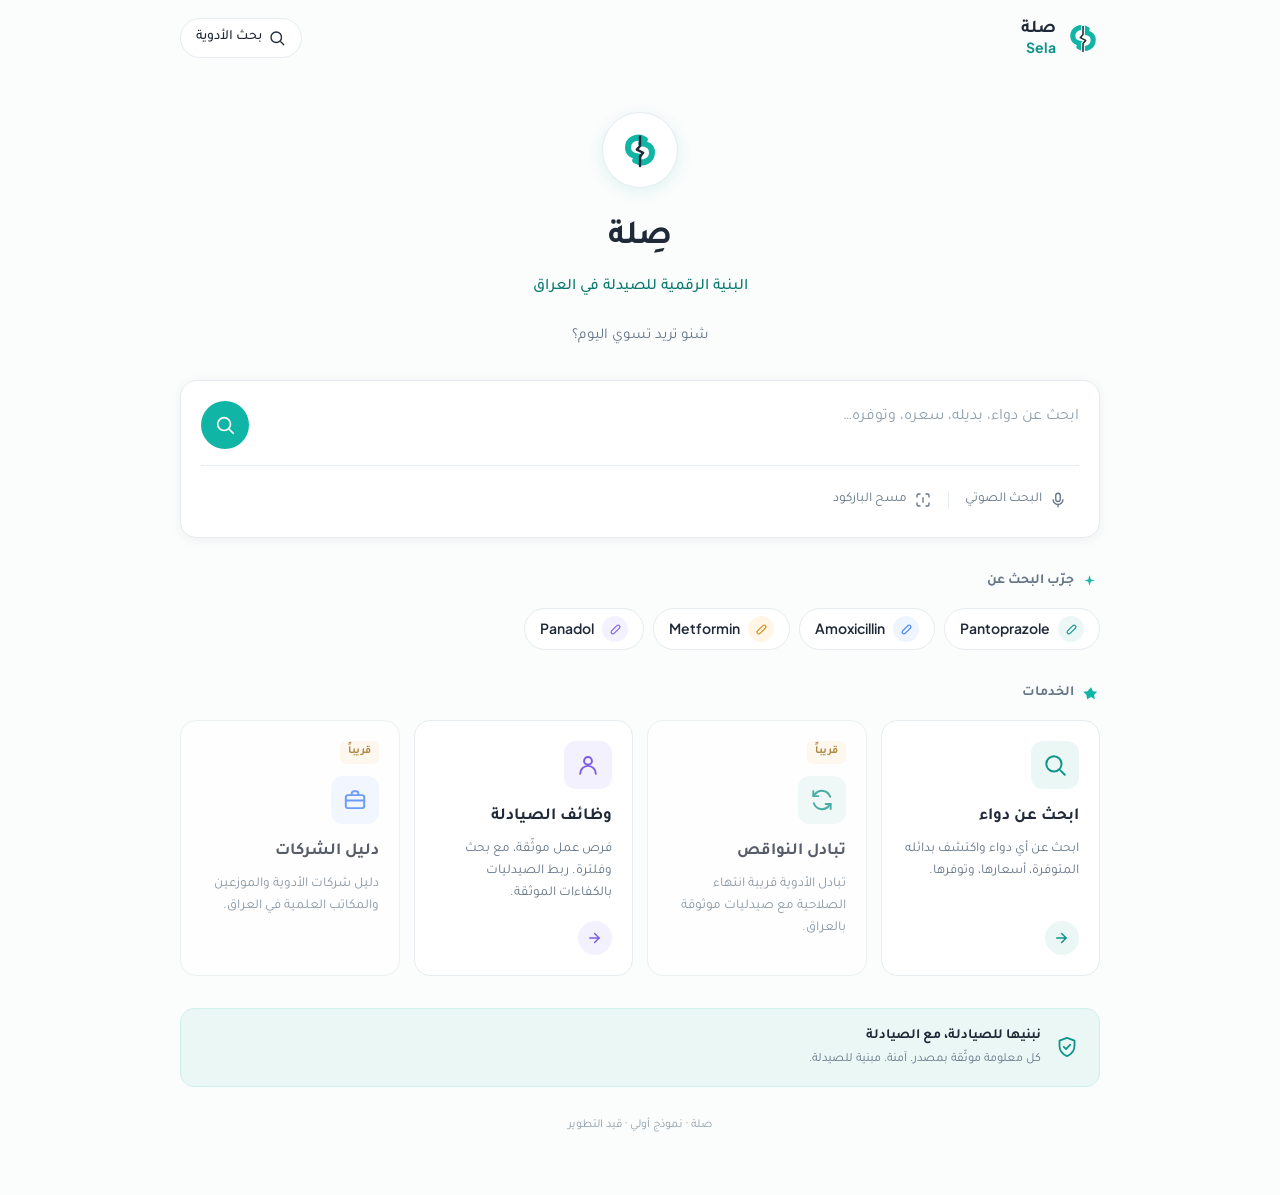
<file: index.html>
<!DOCTYPE html>
<html lang="ar" dir="rtl">
<head>
  <meta charset="UTF-8" />
  <meta name="viewport" content="width=device-width, initial-scale=1.0" />
  <title>صلة — البنية الرقمية للصيدلة في العراق</title>
  <meta name="description" content="صلة تربط الصيادلة والصيدليات وشركات الأدوية في العراق. ابحث عن دواء، بدائله، أسعاره، وتوفره." />
  <link rel="preconnect" href="https://fonts.googleapis.com" />
  <link rel="preconnect" href="https://fonts.gstatic.com" crossorigin />
  <link href="https://fonts.googleapis.com/css2?family=Tajawal:wght@400;500;700&family=Plus+Jakarta+Sans:wght@500;600;700&display=swap" rel="stylesheet" />
  <style>
    :root{
      --teal-50:#EBF7F5;--teal-100:#D1F0EB;--teal-500:#10B5A6;--teal-600:#0D9488;--teal-700:#0B7A70;
      --ink-50:#F7F9FA;--ink-100:#EEF2F4;--ink-200:#DFE5E9;--ink-300:#C3CDD4;--ink-400:#8FA0AC;--ink-500:#657687;--ink-800:#1F2937;
      --blue-50:#EFF5FF;--blue-500:#3B7DF6;--blue-700:#1D4FB8;
      --violet-50:#F4F1FE;--violet-500:#7C5CE0;--violet-700:#5237A8;
      --amber-50:#FFF6E8;--amber-500:#D98A0B;--amber-700:#96600A;
      --page:#FBFCFC;--surface:#FFFFFF;--hairline:#E6ECEF;
      --ar:'Tajawal',system-ui,sans-serif;--la:'Plus Jakarta Sans',system-ui,sans-serif;
    }
    *{box-sizing:border-box;margin:0;padding:0;-webkit-tap-highlight-color:transparent}
    body{background:var(--page);color:var(--ink-800);font-family:var(--ar);line-height:1.7;-webkit-font-smoothing:antialiased}
    .en{font-family:var(--la);direction:ltr;unicode-bidi:isolate;font-weight:600}
    .page{max-width:960px;margin:0 auto;padding:0 20px 60px}
    a{text-decoration:none;color:inherit}
    .icon{width:22px;height:22px;display:block}

    header{display:flex;align-items:center;justify-content:space-between;padding:18px 0}
    .brand{display:flex;align-items:center;gap:10px}
    .brand__name{display:flex;flex-direction:column;line-height:1.1}
    .brand__arabic{font-size:18px;font-weight:700}
    .brand__latin{font-family:var(--la);font-weight:700;font-size:14px;color:var(--teal-600)}
    .header__actions{display:flex;gap:8px}
    .pill-btn{display:inline-flex;align-items:center;gap:6px;height:40px;padding:0 15px;border:1px solid var(--hairline);background:var(--surface);border-radius:999px;font-family:var(--ar);font-size:14px;font-weight:500;color:var(--ink-600);cursor:pointer}
    .pill-btn:hover{border-color:var(--teal-300);background:var(--teal-50)}
    .pill-btn .icon{width:18px;height:18px}

    .hero{text-align:center;padding:36px 0 8px}
    .hero__badge{width:76px;height:76px;border-radius:50%;background:var(--surface);border:1px solid var(--hairline);display:flex;align-items:center;justify-content:center;margin:0 auto 22px;box-shadow:0 4px 16px rgba(16,181,166,.12)}
    .hero__badge .icon{width:40px;height:40px}
    .hero__title{font-size:34px;font-weight:700;letter-spacing:-.01em}
    .hero__title-accent{color:var(--teal-500)}
    .hero__subtitle{font-size:16px;color:var(--teal-700);font-weight:500;margin-top:6px}
    .hero__question{color:var(--ink-500);margin-top:22px;font-size:15px}

    .composer{margin:24px 0 8px}
    .composer__card{background:var(--surface);border:1px solid var(--hairline);border-radius:16px;padding:20px;box-shadow:0 2px 12px rgba(31,41,55,.05);cursor:text;transition:border-color .15s,box-shadow .15s}
    .composer__card:hover{border-color:var(--teal-300)}
    .composer__row{display:flex;align-items:flex-start;gap:12px}
    .composer__fake-input{flex:1;color:var(--ink-400);font-size:16px;padding-top:4px;line-height:1.6}
    .composer__send{width:48px;height:48px;flex-shrink:0;border:0;border-radius:50%;background:var(--teal-500);color:#fff;display:flex;align-items:center;justify-content:center;cursor:pointer}
    .composer__send:hover{background:var(--teal-600)}
    .composer__send .icon{width:22px;height:22px}
    .composer__divider{height:1px;background:var(--hairline);margin:16px 0}
    .composer__toolbar{display:flex;align-items:center;gap:4px;flex-wrap:wrap}
    .tool-btn{display:inline-flex;align-items:center;gap:7px;padding:6px 12px;border:0;background:transparent;border-radius:8px;font-family:var(--ar);font-size:13.5px;color:var(--ink-500);cursor:pointer}
    .tool-btn:hover{background:var(--ink-50)}
    .tool-btn .icon{width:18px;height:18px}
    .tool-btn[disabled]{opacity:.5;cursor:default}
    .soon{font-size:10px;color:var(--ink-400);border:1px solid var(--ink-200);border-radius:4px;padding:0 4px;margin-inline-start:2px}
    .composer__sep{width:1px;height:18px;background:var(--hairline)}

    .section-title{display:flex;align-items:center;gap:8px;font-size:14px;font-weight:700;color:var(--ink-500);margin:32px 0 14px}
    .section-title .icon{width:18px;height:18px;color:var(--teal-500)}

    .chips{display:flex;gap:9px;flex-wrap:wrap}
    .chip{display:inline-flex;align-items:center;gap:8px;height:42px;padding:0 15px;border:1px solid var(--hairline);background:var(--surface);border-radius:999px;font-family:var(--ar);font-size:14px;font-weight:500;color:var(--ink-700);cursor:pointer}
    .chip:hover{border-color:var(--teal-300);background:var(--teal-50)}
    .chip__ic{width:26px;height:26px;border-radius:50%;display:flex;align-items:center;justify-content:center;flex-shrink:0}
    .chip__ic .icon{width:15px;height:15px}
    .ic-teal{background:var(--teal-50);color:var(--teal-600)}
    .ic-blue{background:var(--blue-50);color:var(--blue-500)}
    .ic-amber{background:var(--amber-50);color:var(--amber-500)}
    .ic-violet{background:var(--violet-50);color:var(--violet-500)}

    .cards{display:grid;grid-template-columns:repeat(auto-fit,minmax(210px,1fr));gap:14px}
    .card{background:var(--surface);border:1px solid var(--hairline);border-radius:16px;padding:20px;display:flex;flex-direction:column;transition:transform .15s,box-shadow .15s,border-color .15s}
    .card:hover{transform:translateY(-2px);box-shadow:0 8px 24px rgba(31,41,55,.09);border-color:var(--teal-300)}
    .card__icon{width:48px;height:48px;border-radius:12px;display:flex;align-items:center;justify-content:center;margin-bottom:14px}
    .card__icon .icon{width:26px;height:26px}
    .ci-teal{background:var(--teal-50);color:var(--teal-600)}
    .ci-blue{background:var(--blue-50);color:var(--blue-500)}
    .ci-violet{background:var(--violet-50);color:var(--violet-500)}
    .card__title{font-size:17px;font-weight:700;margin-bottom:6px}
    .card__desc{font-size:13.5px;color:var(--ink-500);flex:1;line-height:1.65}
    .card__cta{width:34px;height:34px;border-radius:50%;background:var(--teal-50);color:var(--teal-600);display:flex;align-items:center;justify-content:center;margin-top:16px}
    .card__cta .icon{width:18px;height:18px}
    .card--soon{opacity:.75}
    .card__badge{font-size:11px;font-weight:700;color:var(--amber-700);background:var(--amber-50);border-radius:6px;padding:2px 8px;align-self:flex-start;margin-bottom:12px}

    .trust{display:flex;align-items:center;gap:14px;background:var(--teal-50);border:1px solid var(--teal-100);border-radius:14px;padding:16px 20px;margin-top:32px}
    .trust .icon{width:24px;height:24px;color:var(--teal-600)}
    .trust__title{font-size:14px;font-weight:700}
    .trust__sub{font-size:12.5px;color:var(--ink-500)}

    footer{text-align:center;padding:28px 0 0;font-size:12px;color:var(--ink-400)}

    @media(max-width:560px){
      .hero__title{font-size:28px}
      .header__actions .pill-btn span{display:none}
      .pill-btn{padding:0 12px}
    }
  </style>
</head>
<body>
  <div class="page">

    <header>
      <a class="brand" href="./" aria-label="صلة">
        <svg width="34" height="34" viewBox="0 0 100 100" aria-hidden="true">
          <path d="M62 24C42 12 20 24 20 44c0 15 13 22 27 22" stroke="#10B5A6" stroke-width="15" stroke-linecap="round" fill="none"/>
          <path d="M38 76c20 12 42 0 42-20 0-15-13-22-27-22" stroke="#10B5A6" stroke-width="15" stroke-linecap="round" fill="none"/>
          <path d="M50 16v24l-8 9 16 8-8 9v24" stroke="#FFFFFF" stroke-width="11" stroke-linecap="round" stroke-linejoin="round" fill="none"/>
          <path d="M50 16v24l-8 9 16 8-8 9v24" stroke="#1F2937" stroke-width="4.5" stroke-linecap="round" stroke-linejoin="round" fill="none"/>
        </svg>
        <span class="brand__name">
          <span class="brand__arabic">صلة</span>
          <span class="brand__latin">Sela</span>
        </span>
      </a>
      <nav class="header__actions">
        <a class="pill-btn" href="search.html">
          <svg class="icon" viewBox="0 0 24 24" fill="none" stroke="currentColor" stroke-width="1.8" stroke-linecap="round"><circle cx="11" cy="11" r="7"/><path d="M21 21l-4-4"/></svg>
          <span>بحث الأدوية</span>
        </a>
      </nav>
    </header>

    <main>
      <section class="hero">
        <div class="hero__badge">
          <svg class="icon" viewBox="0 0 100 100" aria-hidden="true">
            <path d="M62 24C42 12 20 24 20 44c0 15 13 22 27 22" stroke="#10B5A6" stroke-width="15" stroke-linecap="round" fill="none"/>
            <path d="M38 76c20 12 42 0 42-20 0-15-13-22-27-22" stroke="#10B5A6" stroke-width="15" stroke-linecap="round" fill="none"/>
            <path d="M50 16v24l-8 9 16 8-8 9v24" stroke="#1F2937" stroke-width="6" stroke-linecap="round" stroke-linejoin="round" fill="none"/>
          </svg>
        </div>
        <h1 class="hero__title">صِلة</h1>
        <p class="hero__subtitle">البنية الرقمية للصيدلة في العراق</p>
        <p class="hero__question">شنو تريد تسوي اليوم؟</p>
      </section>

      <section class="composer" aria-label="ابحث في صلة">
        <a class="composer__card" href="search.html" style="display:block">
          <div class="composer__row">
            <div class="composer__fake-input">ابحث عن دواء، بديله، سعره، وتوفره…</div>
            <span class="composer__send" aria-hidden="true">
              <svg class="icon" viewBox="0 0 24 24" fill="none" stroke="currentColor" stroke-width="1.8" stroke-linecap="round"><circle cx="11" cy="11" r="7"/><path d="M21 21l-4-4"/></svg>
            </span>
          </div>
          <div class="composer__divider"></div>
          <div class="composer__toolbar">
            <span class="tool-btn">
              <svg class="icon" viewBox="0 0 24 24" fill="none" stroke="currentColor" stroke-width="1.8" stroke-linecap="round"><rect x="9" y="3" width="6" height="11" rx="3"/><path d="M5.5 11.5a6.5 6.5 0 0 0 13 0M12 18v3"/></svg>
              البحث الصوتي
            </span>
            <span class="composer__sep"></span>
            <span class="tool-btn">
              <svg class="icon" viewBox="0 0 24 24" fill="none" stroke="currentColor" stroke-width="1.8" stroke-linecap="round"><path d="M4 8V6a2 2 0 0 1 2-2h2M16 4h2a2 2 0 0 1 2 2v2M20 16v2a2 2 0 0 1-2 2h-2M8 20H6a2 2 0 0 1-2-2v-2"/><path d="M12 9v6"/></svg>
              مسح الباركود
            </span>
          </div>
        </a>
      </section>

      <section class="suggestions">
        <h2 class="section-title">
          <svg class="icon" viewBox="0 0 24 24" aria-hidden="true"><path d="M10 3l1.7 5.6L17 10l-5.3 1.4L10 17l-1.7-5.6L3 10l5.3-1.4z" fill="currentColor"/></svg>
          جرّب البحث عن
        </h2>
        <div class="chips">
          <a class="chip" href="search.html?q=Pantoprazole">
            <span class="chip__ic ic-teal"><svg class="icon" viewBox="0 0 24 24" fill="none" stroke="currentColor" stroke-width="1.8"><rect x="3.2" y="9.2" width="17.6" height="5.6" rx="2.8" transform="rotate(-45 12 12)"/></svg></span>
            <span class="en">Pantoprazole</span>
          </a>
          <a class="chip" href="search.html?q=Amoxicillin">
            <span class="chip__ic ic-blue"><svg class="icon" viewBox="0 0 24 24" fill="none" stroke="currentColor" stroke-width="1.8"><rect x="3.2" y="9.2" width="17.6" height="5.6" rx="2.8" transform="rotate(-45 12 12)"/></svg></span>
            <span class="en">Amoxicillin</span>
          </a>
          <a class="chip" href="search.html?q=Metformin">
            <span class="chip__ic ic-amber"><svg class="icon" viewBox="0 0 24 24" fill="none" stroke="currentColor" stroke-width="1.8"><rect x="3.2" y="9.2" width="17.6" height="5.6" rx="2.8" transform="rotate(-45 12 12)"/></svg></span>
            <span class="en">Metformin</span>
          </a>
          <a class="chip" href="search.html?q=Panadol">
            <span class="chip__ic ic-violet"><svg class="icon" viewBox="0 0 24 24" fill="none" stroke="currentColor" stroke-width="1.8"><rect x="3.2" y="9.2" width="17.6" height="5.6" rx="2.8" transform="rotate(-45 12 12)"/></svg></span>
            <span class="en">Panadol</span>
          </a>
        </div>
      </section>

      <section class="actions">
        <h2 class="section-title">
          <svg class="icon" viewBox="0 0 24 24" aria-hidden="true"><path d="M12 2.8l2.8 5.7 6.3.9-4.6 4.4 1.1 6.3L12 17.1l-5.6 3-1.1-6.3L.7 9.4l6.3-.9z" fill="currentColor" transform="scale(.92) translate(1 0.4)"/></svg>
          الخدمات
        </h2>
        <div class="cards">
          <a class="card" href="search.html">
            <span class="card__icon ci-teal"><svg class="icon" viewBox="0 0 24 24" fill="none" stroke="currentColor" stroke-width="1.8"><circle cx="11" cy="11" r="7"/><path d="M21 21l-4-4" stroke-linecap="round"/></svg></span>
            <h3 class="card__title">ابحث عن دواء</h3>
            <p class="card__desc">ابحث عن أي دواء واكتشف بدائله المتوفرة، أسعارها، وتوفرها.</p>
            <span class="card__cta"><svg class="icon" viewBox="0 0 24 24" fill="none" stroke="currentColor" stroke-width="1.9" stroke-linecap="round" stroke-linejoin="round"><path d="M19 12H6m6.5 6-6-6 6-6" transform="scale(-1 1) translate(-24 0)"/></svg></span>
          </a>
          <div class="card card--soon">
            <span class="card__badge">قريباً</span>
            <span class="card__icon ci-teal"><svg class="icon" viewBox="0 0 24 24" fill="none" stroke="currentColor" stroke-width="1.8" stroke-linecap="round" stroke-linejoin="round"><path d="M19.5 9A8 8 0 0 0 5.6 6.6L4 8.4M4.5 15a8 8 0 0 0 13.9 2.4l1.6-1.8"/><path d="M4 3.8v4.6h4.6M20 20.2v-4.6h-4.6"/></svg></span>
            <h3 class="card__title">تبادل النواقص</h3>
            <p class="card__desc">تبادل الأدوية قريبة انتهاء الصلاحية مع صيدليات موثوقة بالعراق.</p>
          </div>
          <a class="card" href="jobs.html">
            <span class="card__icon ci-violet"><svg class="icon" viewBox="0 0 24 24" fill="none" stroke="currentColor" stroke-width="1.8"><circle cx="12" cy="8.2" r="3.6"/><path d="M4.8 20a7.2 7.2 0 0 1 14.4 0" stroke-linecap="round"/></svg></span>
            <h3 class="card__title">وظائف الصيادلة</h3>
            <p class="card__desc">فرص عمل موثّقة، مع بحث وفلترة. ربط الصيدليات بالكفاءات الموثقة.</p>
            <span class="card__cta" style="background:var(--violet-50);color:var(--violet-500)"><svg class="icon" viewBox="0 0 24 24" fill="none" stroke="currentColor" stroke-width="1.9" stroke-linecap="round" stroke-linejoin="round"><path d="M19 12H6m6.5 6-6-6 6-6" transform="scale(-1 1) translate(-24 0)"/></svg></span>
          </a>
          <div class="card card--soon">
            <span class="card__badge">قريباً</span>
            <span class="card__icon ci-blue"><svg class="icon" viewBox="0 0 24 24" fill="none" stroke="currentColor" stroke-width="1.8"><rect x="3.5" y="7.5" width="17" height="12" rx="2"/><path d="M9 7.5V6a2 2 0 0 1 2-2h2a2 2 0 0 1 2 2v1.5M3.5 12.5h17"/></svg></span>
            <h3 class="card__title">دليل الشركات</h3>
            <p class="card__desc">دليل شركات الأدوية والموزعين والمكاتب العلمية في العراق.</p>
          </div>
        </div>
      </section>

      <section class="trust">
        <span aria-hidden="true">
          <svg class="icon" viewBox="0 0 24 24" fill="none" stroke="currentColor" stroke-width="1.8" stroke-linejoin="round"><path d="M12 2.8 4.5 5.6v5.2c0 4.8 3.2 8.6 7.5 10.4 4.3-1.8 7.5-5.6 7.5-10.4V5.6Z"/><path d="m8.8 11.8 2.3 2.3 4.1-4.4" stroke-linecap="round"/></svg>
        </span>
        <div>
          <p class="trust__title">نبنيها للصيادلة، مع الصيادلة</p>
          <p class="trust__sub">كل معلومة موثّقة بمصدر. آمنة. مبنية للصيدلة.</p>
        </div>
      </section>

      <footer>
        صلة · نموذج أولي · قيد التطوير
      </footer>
    </main>
  </div>
</body>
</html>
</file>
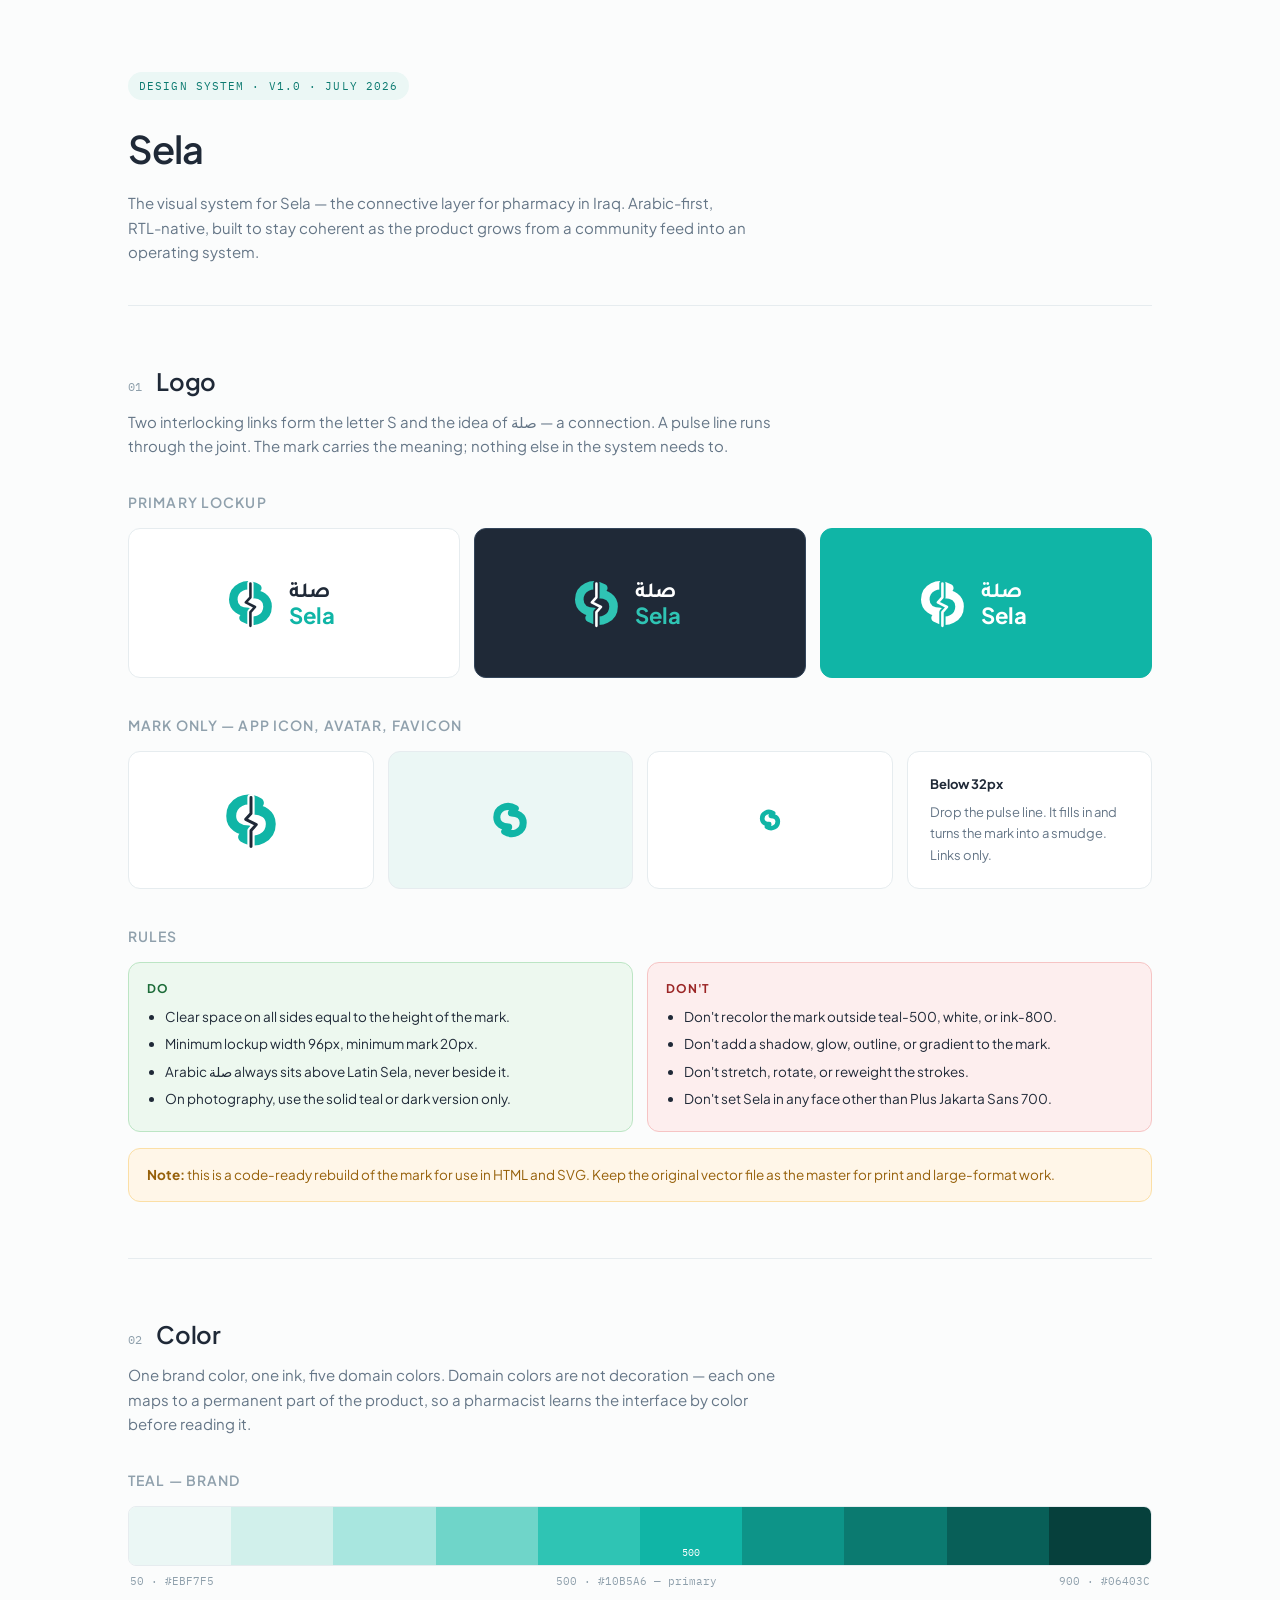
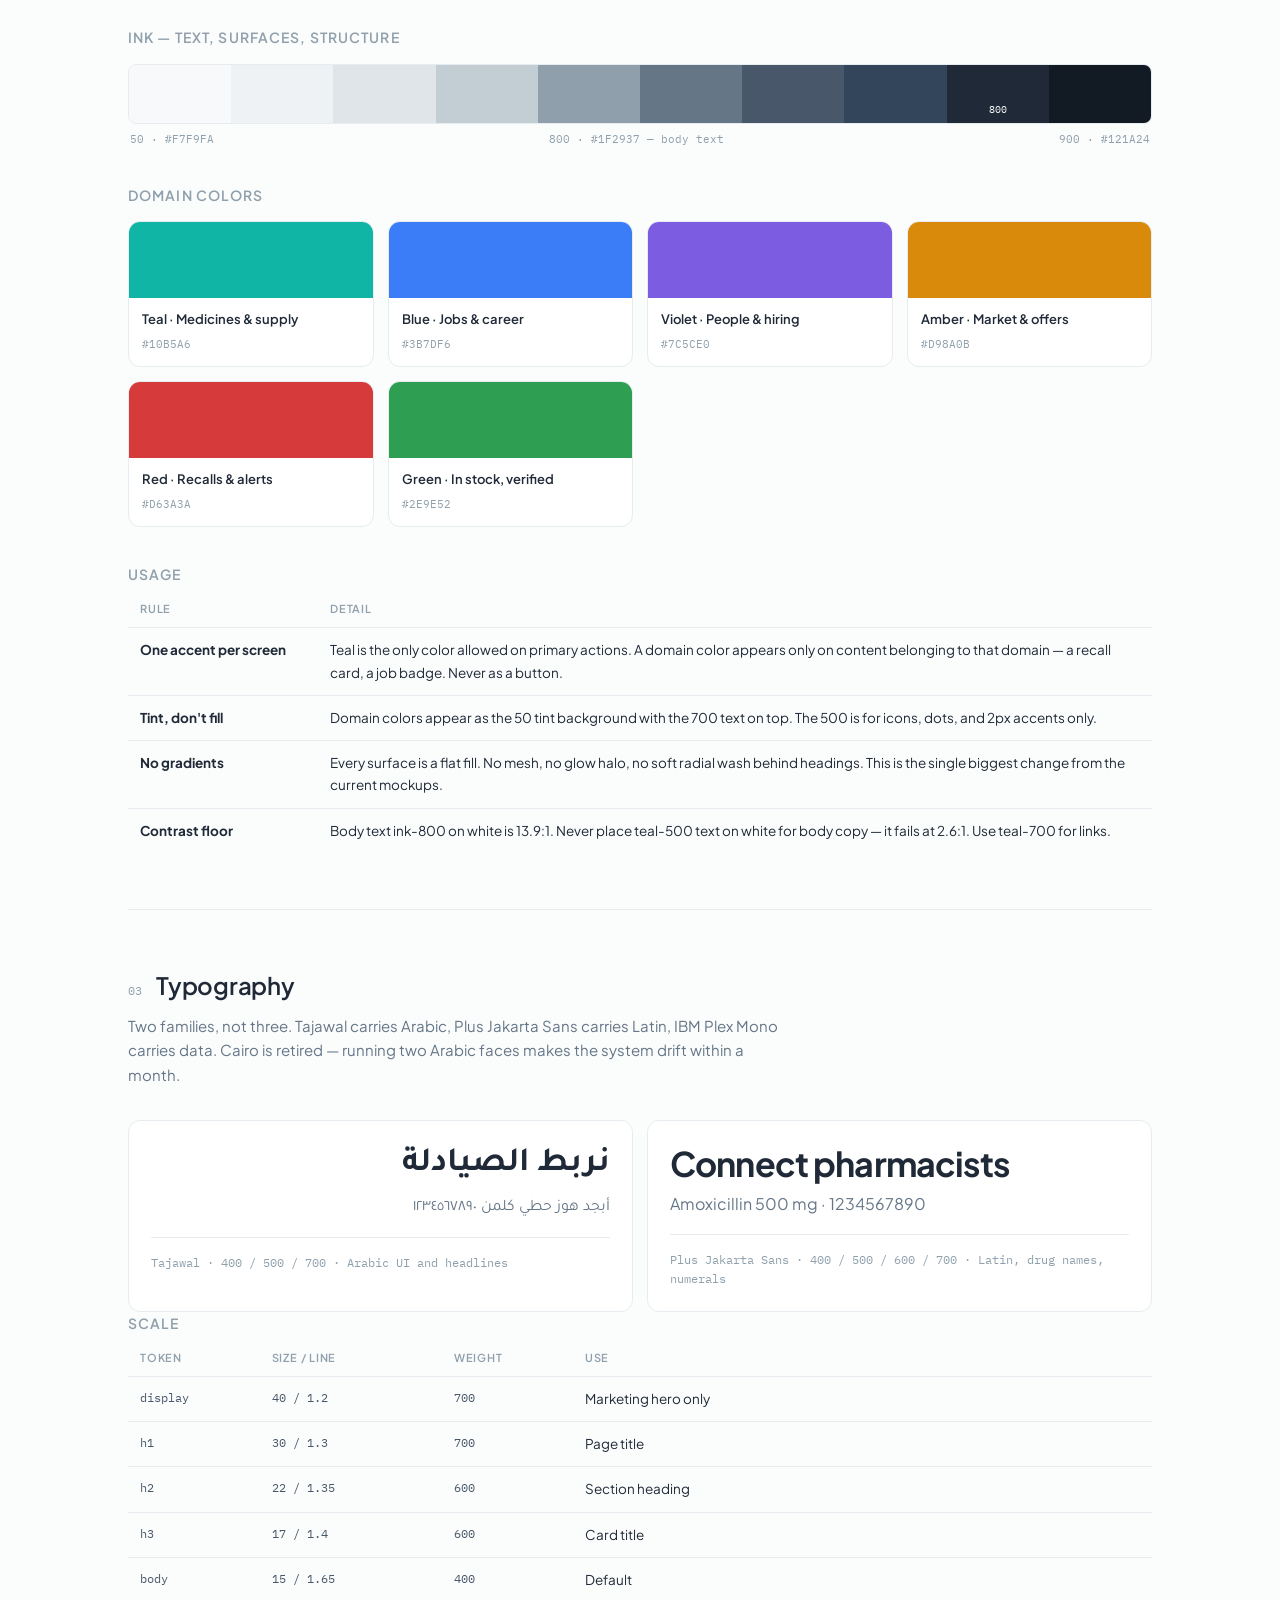
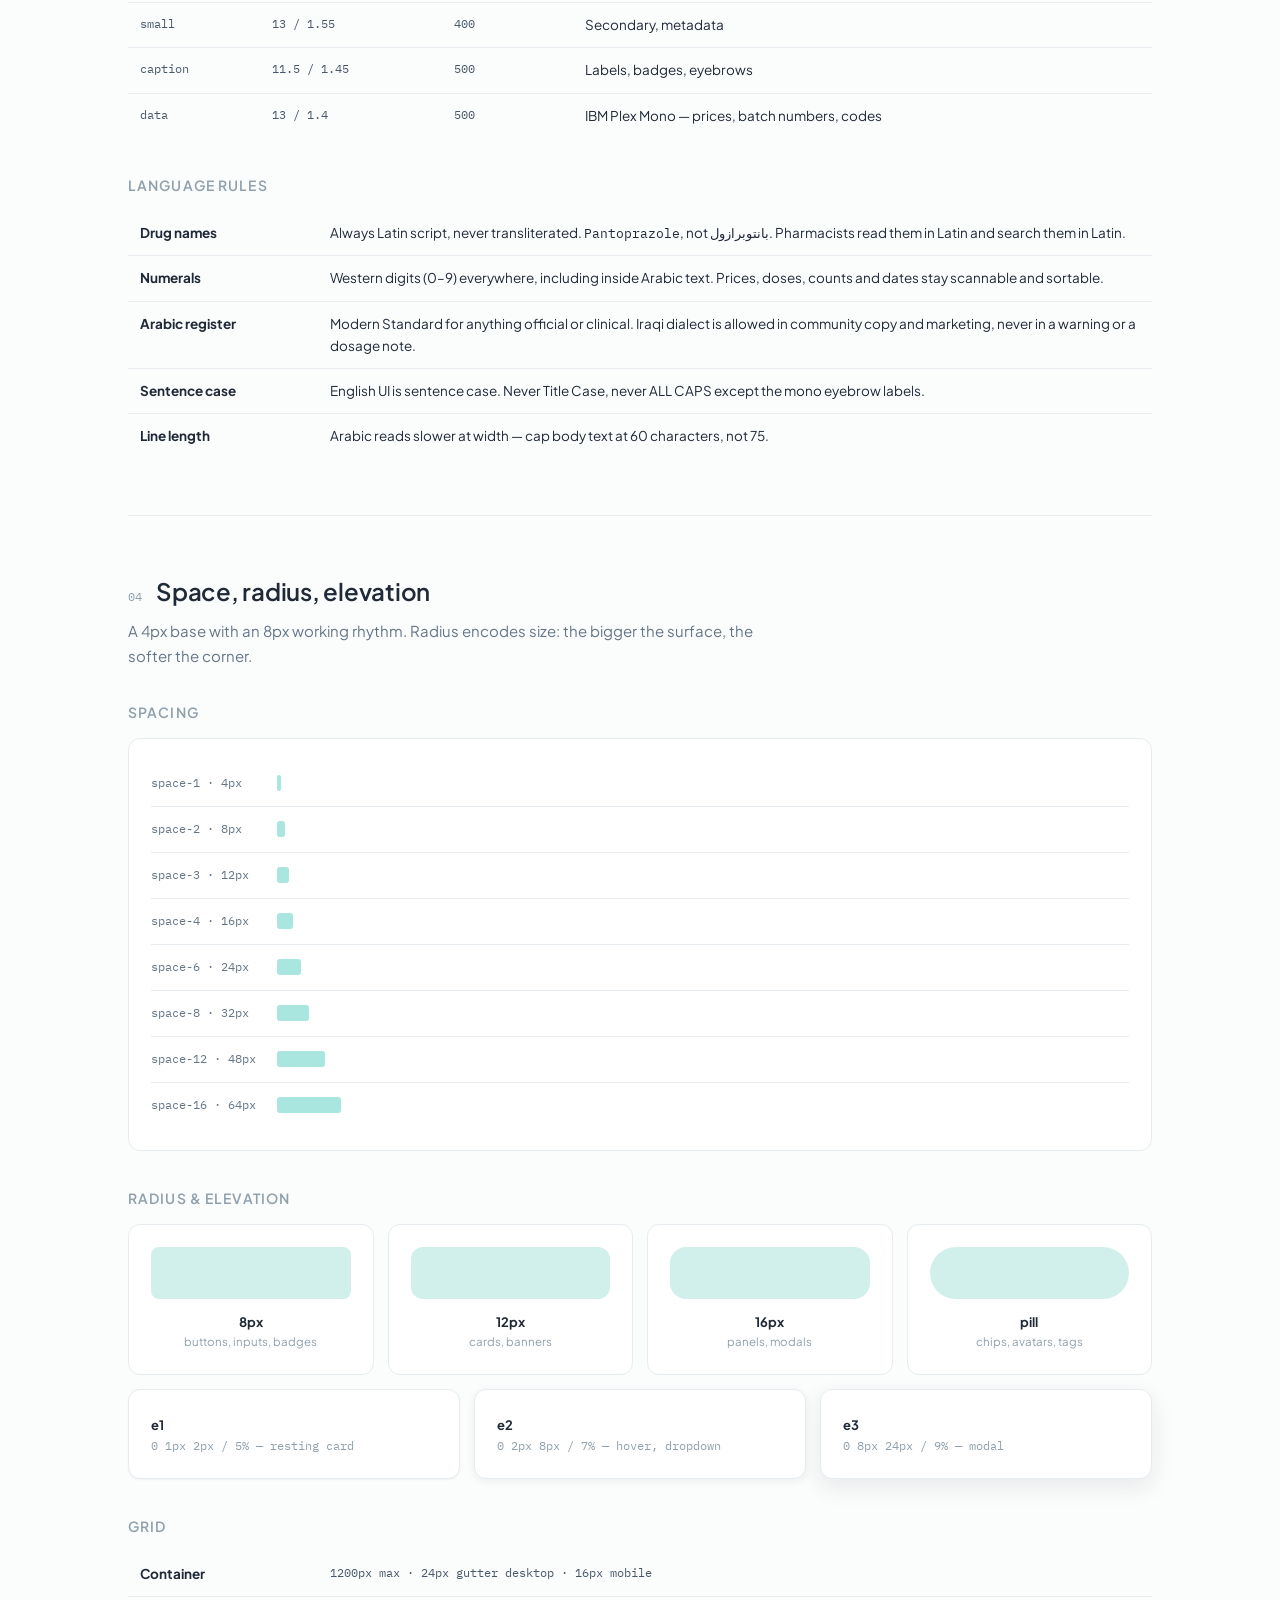
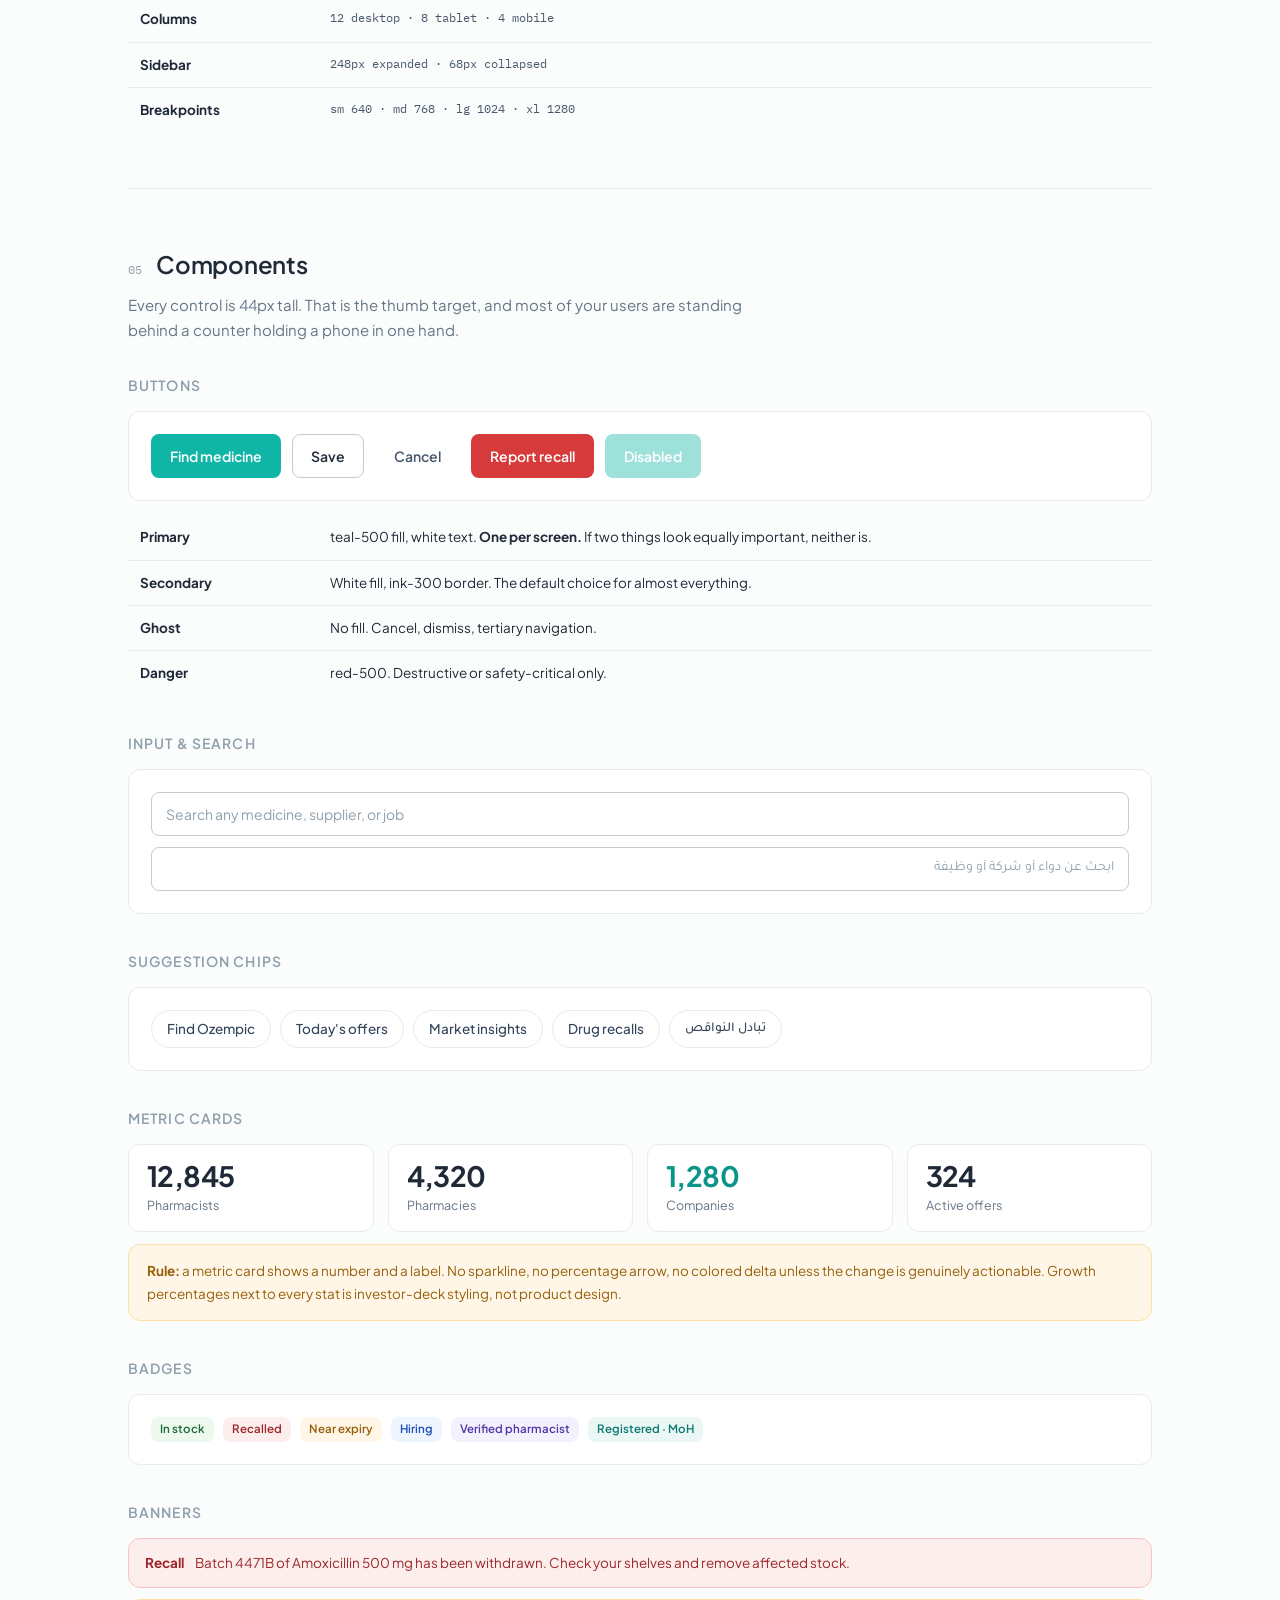
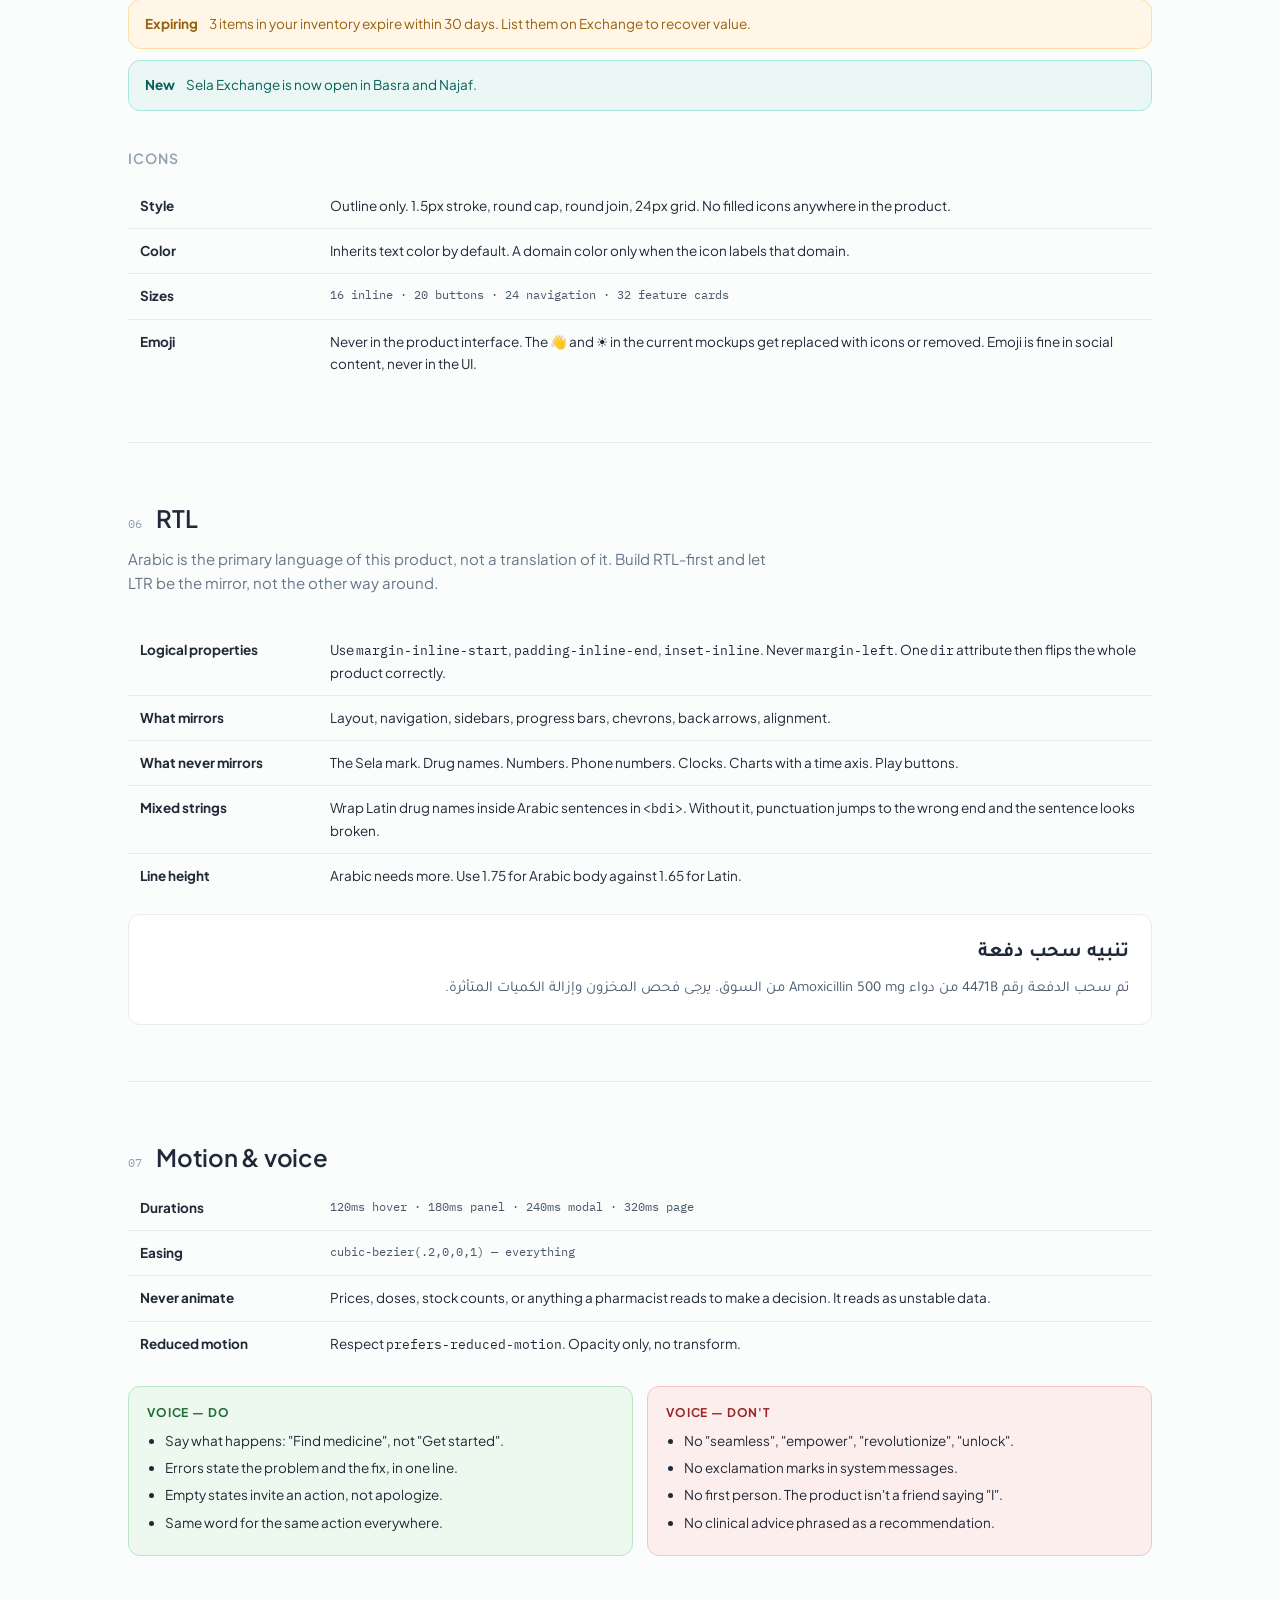
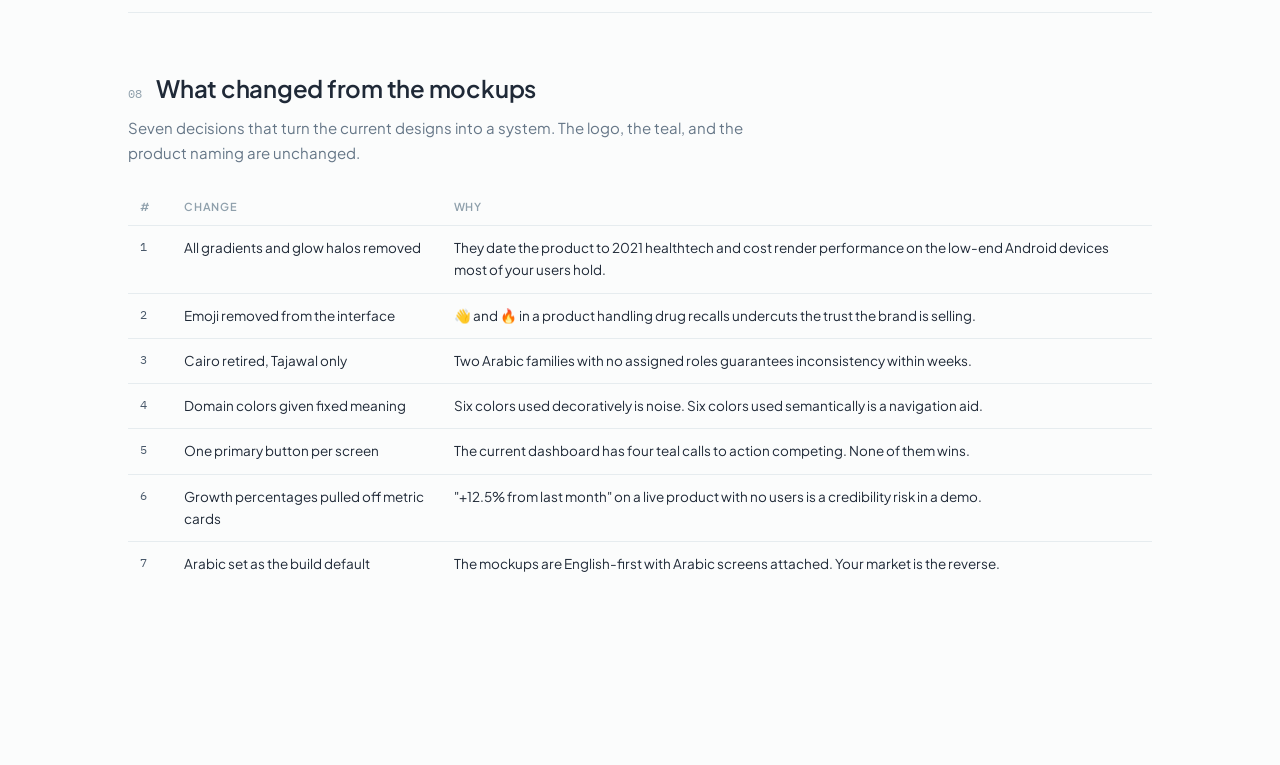
<file: design/index.html>
<!DOCTYPE html>
<html lang="en" dir="ltr">
<head>
<meta charset="utf-8">
<meta name="viewport" content="width=device-width, initial-scale=1">
<title>Sela Design System v1.0</title>
<link rel="preconnect" href="https://fonts.googleapis.com">
<link rel="preconnect" href="https://fonts.gstatic.com" crossorigin>
<link href="https://fonts.googleapis.com/css2?family=Tajawal:wght@400;500;700&family=Plus+Jakarta+Sans:wght@400;500;600;700&family=IBM+Plex+Mono:wght@400;500&display=swap" rel="stylesheet">
<style>
:root{
  --teal-50:#EBF7F5; --teal-100:#D1F0EB; --teal-200:#A8E6DF; --teal-300:#6FD5C9;
  --teal-400:#2FC4B4; --teal-500:#10B5A6; --teal-600:#0D9488; --teal-700:#0B7A70;
  --teal-800:#085F58; --teal-900:#06403C;

  --ink-50:#F7F9FA; --ink-100:#EEF2F4; --ink-200:#DFE5E9; --ink-300:#C3CDD4;
  --ink-400:#8FA0AC; --ink-500:#657687; --ink-600:#48586A; --ink-700:#33455A;
  --ink-800:#1F2937; --ink-900:#121A24;

  --blue-50:#EFF5FF; --blue-200:#BFD6FE; --blue-500:#3B7DF6; --blue-700:#1D4FB8;
  --violet-50:#F4F1FE; --violet-200:#D6CCFA; --violet-500:#7C5CE0; --violet-700:#5237A8;
  --amber-50:#FFF6E8; --amber-200:#FBDFA6; --amber-500:#D98A0B; --amber-700:#96600A;
  --green-50:#EDF8EF; --green-200:#BCE5C4; --green-500:#2E9E52; --green-700:#1D6C39;
  --red-50:#FDEEEE; --red-200:#F6C4C4; --red-500:#D63A3A; --red-700:#9B2626;

  --page:#FBFCFC; --surface:#FFFFFF; --hairline:#E6ECEF;
  --r-sm:8px; --r-md:12px; --r-lg:16px; --r-xl:24px; --r-pill:999px;
  --ar:'Tajawal',system-ui,sans-serif;
  --la:'Plus Jakarta Sans',system-ui,sans-serif;
  --mo:'IBM Plex Mono',monospace;
  --e1:0 1px 2px rgba(31,41,55,.05);
  --e2:0 2px 8px rgba(31,41,55,.07);
  --e3:0 8px 24px rgba(31,41,55,.09);
}
*{box-sizing:border-box}
body{margin:0;background:var(--page);color:var(--ink-800);font-family:var(--la);font-size:15px;line-height:1.65;-webkit-font-smoothing:antialiased}
.wrap{max-width:1080px;margin:0 auto;padding:0 28px 100px}
h1,h2,h3,h4{font-weight:600;letter-spacing:-.01em;margin:0}
code,.mono{font-family:var(--mo);font-size:12.5px}
hr{border:0;border-top:1px solid var(--hairline);margin:0}

header{padding:72px 0 40px;border-bottom:1px solid var(--hairline)}
header h1{font-size:38px;letter-spacing:-.025em}
header p{color:var(--ink-500);margin:10px 0 0;max-width:620px}
.tag{display:inline-block;font-family:var(--mo);font-size:11px;letter-spacing:.1em;text-transform:uppercase;color:var(--teal-700);background:var(--teal-50);padding:5px 11px;border-radius:var(--r-pill);margin-bottom:18px}

section{padding:56px 0;border-bottom:1px solid var(--hairline)}
.shead{display:flex;align-items:baseline;gap:14px;margin-bottom:8px}
.snum{font-family:var(--mo);font-size:12px;color:var(--ink-400)}
.shead h2{font-size:24px}
.slede{color:var(--ink-500);max-width:660px;margin:0 0 32px}
h3.sub{font-size:14px;text-transform:uppercase;letter-spacing:.08em;color:var(--ink-400);font-weight:600;margin:36px 0 14px}
h3.sub:first-of-type{margin-top:0}

.card{background:var(--surface);border:1px solid var(--hairline);border-radius:var(--r-md);padding:22px}
.grid{display:grid;gap:14px}
.g2{grid-template-columns:repeat(auto-fit,minmax(300px,1fr))}
.g3{grid-template-columns:repeat(auto-fit,minmax(230px,1fr))}
.g4{grid-template-columns:repeat(auto-fit,minmax(170px,1fr))}

.ramp{display:flex;border-radius:var(--r-sm);overflow:hidden;border:1px solid var(--hairline)}
.ramp div{flex:1;height:58px;display:flex;align-items:flex-end;justify-content:center;padding-bottom:5px;font-family:var(--mo);font-size:9.5px}
.rlabel{display:flex;justify-content:space-between;font-family:var(--mo);font-size:11px;color:var(--ink-400);margin:6px 2px 22px}

.swatch{border-radius:var(--r-md);overflow:hidden;border:1px solid var(--hairline);background:var(--surface)}
.swatch .chip{height:76px}
.swatch .meta{padding:11px 13px}
.swatch .meta b{display:block;font-size:13px;font-weight:600}
.swatch .meta span{font-family:var(--mo);font-size:11px;color:var(--ink-400)}

table{width:100%;border-collapse:collapse;font-size:13.5px}
th{text-align:left;font-weight:600;color:var(--ink-400);font-size:11px;text-transform:uppercase;letter-spacing:.07em;padding:0 12px 9px;border-bottom:1px solid var(--hairline)}
td{padding:11px 12px;border-bottom:1px solid var(--hairline);vertical-align:top}
tr:last-child td{border-bottom:0}
td.m{font-family:var(--mo);font-size:12px;color:var(--ink-600);white-space:nowrap}

.btn{font-family:var(--la);font-weight:600;font-size:14px;border-radius:var(--r-sm);padding:0 18px;height:44px;display:inline-flex;align-items:center;gap:8px;cursor:pointer;border:1px solid transparent;transition:background .15s,border-color .15s}
.btn-p{background:var(--teal-500);color:#fff}
.btn-p:hover{background:var(--teal-600)}
.btn-s{background:var(--surface);color:var(--ink-800);border-color:var(--ink-300)}
.btn-s:hover{background:var(--ink-50);border-color:var(--ink-400)}
.btn-g{background:transparent;color:var(--ink-600)}
.btn-g:hover{background:var(--ink-100)}
.btn-d{background:var(--red-500);color:#fff}
.btn:focus-visible{outline:2px solid var(--teal-600);outline-offset:2px}

.inp{width:100%;height:44px;border:1px solid var(--ink-300);border-radius:var(--r-sm);padding:0 14px;font-family:var(--la);font-size:14px;background:var(--surface);color:var(--ink-800)}
.inp::placeholder{color:var(--ink-400)}
.inp:focus{outline:none;border-color:var(--teal-500);box-shadow:0 0 0 3px var(--teal-100)}

.pill{display:inline-flex;align-items:center;gap:7px;height:38px;padding:0 15px;border:1px solid var(--hairline);background:var(--surface);border-radius:var(--r-pill);font-size:13.5px;font-weight:500;cursor:pointer;color:var(--ink-700)}
.pill:hover{border-color:var(--teal-300);background:var(--teal-50)}

.badge{display:inline-block;font-size:11.5px;font-weight:600;padding:3px 9px;border-radius:var(--r-sm)}

.stat{background:var(--surface);border:1px solid var(--hairline);border-radius:var(--r-md);padding:16px 18px}
.stat .n{font-size:28px;font-weight:700;font-family:var(--la);letter-spacing:-.02em;line-height:1.1}
.stat .l{font-size:12.5px;color:var(--ink-500);margin-top:3px}

.banner{border-radius:var(--r-md);padding:13px 16px;font-size:13.5px;display:flex;gap:11px;align-items:flex-start;border:1px solid}

.do,.dont{border-radius:var(--r-md);padding:16px 18px;font-size:13.5px;border:1px solid}
.do{background:var(--green-50);border-color:var(--green-200)}
.dont{background:var(--red-50);border-color:var(--red-200)}
.do b,.dont b{display:block;margin-bottom:7px;font-size:12px;text-transform:uppercase;letter-spacing:.07em}
.do b{color:var(--green-700)} .dont b{color:var(--red-700)}
.do ul,.dont ul{margin:0;padding-inline-start:18px}
.do li,.dont li{margin-bottom:5px}

.ar{font-family:var(--ar);direction:rtl;text-align:right}
.rtlbox{direction:rtl;text-align:right;font-family:var(--ar)}

.spec{display:flex;align-items:center;gap:16px;padding:13px 0;border-bottom:1px solid var(--hairline)}
.spec:last-child{border-bottom:0}
.spec .bar{background:var(--teal-200);height:16px;border-radius:3px}
.spec .nm{font-family:var(--mo);font-size:11.5px;color:var(--ink-500);width:110px;flex-shrink:0}

.logobox{background:var(--surface);border:1px solid var(--hairline);border-radius:var(--r-md);padding:34px;display:flex;align-items:center;justify-content:center;min-height:150px}
.logobox.dark{background:var(--ink-800);border-color:var(--ink-700)}
.logobox.teal{background:var(--teal-500);border-color:var(--teal-500)}

.note{background:var(--amber-50);border:1px solid var(--amber-200);border-radius:var(--r-md);padding:15px 18px;font-size:13.5px;color:var(--amber-700)}
.note b{color:var(--amber-700)}

@media(max-width:640px){
  .wrap{padding:0 18px 70px}
  header h1{font-size:29px}
  .ramp div{font-size:8px}
}
</style>
</head>
<body>
<div class="wrap">

<header>
  <span class="tag">Design system · v1.0 · July 2026</span>
  <h1>Sela</h1>
  <p>The visual system for Sela — the connective layer for pharmacy in Iraq. Arabic-first, RTL-native, built to stay coherent as the product grows from a community feed into an operating system.</p>
</header>

<!-- 01 LOGO -->
<section>
  <div class="shead"><span class="snum">01</span><h2>Logo</h2></div>
  <p class="slede">Two interlocking links form the letter S and the idea of صلة — a connection. A pulse line runs through the joint. The mark carries the meaning; nothing else in the system needs to.</p>

  <h3 class="sub">Primary lockup</h3>
  <div class="grid g3">
    <div class="logobox">
      <svg width="150" height="72" viewBox="0 0 210 100" fill="none" aria-label="Sela logo">
        <g transform="translate(4,10) scale(0.8)">
          <path d="M62 24C42 12 20 24 20 44c0 15 13 22 27 22" stroke="#10B5A6" stroke-width="15" stroke-linecap="round"/>
          <path d="M38 76c20 12 42 0 42-20 0-15-13-22-27-22" stroke="#10B5A6" stroke-width="15" stroke-linecap="round"/>
          <path d="M50 16v24l-8 9 16 8-8 9v24" stroke="#FFFFFF" stroke-width="11" stroke-linecap="round" stroke-linejoin="round"/>
          <path d="M50 16v24l-8 9 16 8-8 9v24" stroke="#1F2937" stroke-width="4.5" stroke-linecap="round" stroke-linejoin="round"/>
        </g>
        <text x="98" y="42" font-family="Tajawal,sans-serif" font-size="30" font-weight="700" fill="#1F2937">صلة</text>
        <text x="98" y="80" font-family="Plus Jakarta Sans,sans-serif" font-size="31" font-weight="700" fill="#10B5A6" letter-spacing="-0.5">Sela</text>
      </svg>
    </div>
    <div class="logobox dark">
      <svg width="150" height="72" viewBox="0 0 210 100" fill="none" aria-label="Sela logo on dark">
        <g transform="translate(4,10) scale(0.8)">
          <path d="M62 24C42 12 20 24 20 44c0 15 13 22 27 22" stroke="#2FC4B4" stroke-width="15" stroke-linecap="round"/>
          <path d="M38 76c20 12 42 0 42-20 0-15-13-22-27-22" stroke="#2FC4B4" stroke-width="15" stroke-linecap="round"/>
          <path d="M50 16v24l-8 9 16 8-8 9v24" stroke="#1F2937" stroke-width="11" stroke-linecap="round" stroke-linejoin="round"/>
          <path d="M50 16v24l-8 9 16 8-8 9v24" stroke="#FFFFFF" stroke-width="4.5" stroke-linecap="round" stroke-linejoin="round"/>
        </g>
        <text x="98" y="42" font-family="Tajawal,sans-serif" font-size="30" font-weight="700" fill="#FFFFFF">صلة</text>
        <text x="98" y="80" font-family="Plus Jakarta Sans,sans-serif" font-size="31" font-weight="700" fill="#2FC4B4" letter-spacing="-0.5">Sela</text>
      </svg>
    </div>
    <div class="logobox teal">
      <svg width="150" height="72" viewBox="0 0 210 100" fill="none" aria-label="Sela logo reversed">
        <g transform="translate(4,10) scale(0.8)">
          <path d="M62 24C42 12 20 24 20 44c0 15 13 22 27 22" stroke="#FFFFFF" stroke-width="15" stroke-linecap="round"/>
          <path d="M38 76c20 12 42 0 42-20 0-15-13-22-27-22" stroke="#FFFFFF" stroke-width="15" stroke-linecap="round"/>
          <path d="M50 16v24l-8 9 16 8-8 9v24" stroke="#10B5A6" stroke-width="11" stroke-linecap="round" stroke-linejoin="round"/>
          <path d="M50 16v24l-8 9 16 8-8 9v24" stroke="#FFFFFF" stroke-width="4.5" stroke-linecap="round" stroke-linejoin="round"/>
        </g>
        <text x="98" y="42" font-family="Tajawal,sans-serif" font-size="30" font-weight="700" fill="#FFFFFF">صلة</text>
        <text x="98" y="80" font-family="Plus Jakarta Sans,sans-serif" font-size="31" font-weight="700" fill="#FFFFFF" letter-spacing="-0.5">Sela</text>
      </svg>
    </div>
  </div>

  <h3 class="sub">Mark only — app icon, avatar, favicon</h3>
  <div class="grid g4">
    <div class="logobox" style="min-height:120px">
      <svg width="66" height="66" viewBox="0 0 100 100" aria-label="Sela mark">
        <path d="M62 24C42 12 20 24 20 44c0 15 13 22 27 22" stroke="#10B5A6" stroke-width="15" stroke-linecap="round" fill="none"/>
        <path d="M38 76c20 12 42 0 42-20 0-15-13-22-27-22" stroke="#10B5A6" stroke-width="15" stroke-linecap="round" fill="none"/>
        <path d="M50 16v24l-8 9 16 8-8 9v24" stroke="#FFFFFF" stroke-width="11" stroke-linecap="round" stroke-linejoin="round" fill="none"/>
        <path d="M50 16v24l-8 9 16 8-8 9v24" stroke="#1F2937" stroke-width="4.5" stroke-linecap="round" stroke-linejoin="round" fill="none"/>
      </svg>
    </div>
    <div class="logobox" style="min-height:120px;background:var(--teal-50)">
      <svg width="44" height="44" viewBox="0 0 100 100" aria-label="Sela mark small">
        <path d="M62 24C42 12 20 24 20 44c0 15 13 22 27 22" stroke="#10B5A6" stroke-width="16" stroke-linecap="round" fill="none"/>
        <path d="M38 76c20 12 42 0 42-20 0-15-13-22-27-22" stroke="#10B5A6" stroke-width="16" stroke-linecap="round" fill="none"/>
      </svg>
    </div>
    <div class="logobox" style="min-height:120px">
      <svg width="26" height="26" viewBox="0 0 100 100" aria-label="Sela favicon">
        <path d="M62 24C42 12 20 24 20 44c0 15 13 22 27 22" stroke="#10B5A6" stroke-width="18" stroke-linecap="round" fill="none"/>
        <path d="M38 76c20 12 42 0 42-20 0-15-13-22-27-22" stroke="#10B5A6" stroke-width="18" stroke-linecap="round" fill="none"/>
      </svg>
    </div>
    <div class="card" style="font-size:13px;color:var(--ink-500)">
      <b style="color:var(--ink-800);display:block;margin-bottom:6px">Below 32px</b>
      Drop the pulse line. It fills in and turns the mark into a smudge. Links only.
    </div>
  </div>

  <h3 class="sub">Rules</h3>
  <div class="grid g2">
    <div class="do">
      <b>Do</b>
      <ul>
        <li>Clear space on all sides equal to the height of the mark.</li>
        <li>Minimum lockup width 96px, minimum mark 20px.</li>
        <li>Arabic صلة always sits above Latin Sela, never beside it.</li>
        <li>On photography, use the solid teal or dark version only.</li>
      </ul>
    </div>
    <div class="dont">
      <b>Don't</b>
      <ul>
        <li>Don't recolor the mark outside teal-500, white, or ink-800.</li>
        <li>Don't add a shadow, glow, outline, or gradient to the mark.</li>
        <li>Don't stretch, rotate, or reweight the strokes.</li>
        <li>Don't set Sela in any face other than Plus Jakarta Sans 700.</li>
      </ul>
    </div>
  </div>
  <div class="note" style="margin-top:16px"><b>Note:</b> this is a code-ready rebuild of the mark for use in HTML and SVG. Keep the original vector file as the master for print and large-format work.</div>
</section>

<!-- 02 COLOR -->
<section>
  <div class="shead"><span class="snum">02</span><h2>Color</h2></div>
  <p class="slede">One brand color, one ink, five domain colors. Domain colors are not decoration — each one maps to a permanent part of the product, so a pharmacist learns the interface by color before reading it.</p>

  <h3 class="sub">Teal — brand</h3>
  <div class="ramp">
    <div style="background:var(--teal-50)"></div><div style="background:var(--teal-100)"></div>
    <div style="background:var(--teal-200)"></div><div style="background:var(--teal-300)"></div>
    <div style="background:var(--teal-400)"></div><div style="background:var(--teal-500);color:#fff">500</div>
    <div style="background:var(--teal-600);color:#fff"></div><div style="background:var(--teal-700);color:#fff"></div>
    <div style="background:var(--teal-800);color:#fff"></div><div style="background:var(--teal-900);color:#fff"></div>
  </div>
  <div class="rlabel"><span>50 · #EBF7F5</span><span>500 · #10B5A6 — primary</span><span>900 · #06403C</span></div>

  <h3 class="sub">Ink — text, surfaces, structure</h3>
  <div class="ramp">
    <div style="background:var(--ink-50)"></div><div style="background:var(--ink-100)"></div>
    <div style="background:var(--ink-200)"></div><div style="background:var(--ink-300)"></div>
    <div style="background:var(--ink-400)"></div><div style="background:var(--ink-500);color:#fff"></div>
    <div style="background:var(--ink-600);color:#fff"></div><div style="background:var(--ink-700);color:#fff"></div>
    <div style="background:var(--ink-800);color:#fff">800</div><div style="background:var(--ink-900);color:#fff"></div>
  </div>
  <div class="rlabel"><span>50 · #F7F9FA</span><span>800 · #1F2937 — body text</span><span>900 · #121A24</span></div>

  <h3 class="sub">Domain colors</h3>
  <div class="grid g3">
    <div class="swatch"><div class="chip" style="background:var(--teal-500)"></div><div class="meta"><b>Teal · Medicines &amp; supply</b><span>#10B5A6</span></div></div>
    <div class="swatch"><div class="chip" style="background:var(--blue-500)"></div><div class="meta"><b>Blue · Jobs &amp; career</b><span>#3B7DF6</span></div></div>
    <div class="swatch"><div class="chip" style="background:var(--violet-500)"></div><div class="meta"><b>Violet · People &amp; hiring</b><span>#7C5CE0</span></div></div>
    <div class="swatch"><div class="chip" style="background:var(--amber-500)"></div><div class="meta"><b>Amber · Market &amp; offers</b><span>#D98A0B</span></div></div>
    <div class="swatch"><div class="chip" style="background:var(--red-500)"></div><div class="meta"><b>Red · Recalls &amp; alerts</b><span>#D63A3A</span></div></div>
    <div class="swatch"><div class="chip" style="background:var(--green-500)"></div><div class="meta"><b>Green · In stock, verified</b><span>#2E9E52</span></div></div>
  </div>

  <h3 class="sub">Usage</h3>
  <table>
    <tr><th style="width:190px">Rule</th><th>Detail</th></tr>
    <tr><td><b>One accent per screen</b></td><td>Teal is the only color allowed on primary actions. A domain color appears only on content belonging to that domain — a recall card, a job badge. Never as a button.</td></tr>
    <tr><td><b>Tint, don't fill</b></td><td>Domain colors appear as the 50 tint background with the 700 text on top. The 500 is for icons, dots, and 2px accents only.</td></tr>
    <tr><td><b>No gradients</b></td><td>Every surface is a flat fill. No mesh, no glow halo, no soft radial wash behind headings. This is the single biggest change from the current mockups.</td></tr>
    <tr><td><b>Contrast floor</b></td><td>Body text ink-800 on white is 13.9:1. Never place teal-500 text on white for body copy — it fails at 2.6:1. Use teal-700 for links.</td></tr>
  </table>
</section>

<!-- 03 TYPE -->
<section>
  <div class="shead"><span class="snum">03</span><h2>Typography</h2></div>
  <p class="slede">Two families, not three. Tajawal carries Arabic, Plus Jakarta Sans carries Latin, IBM Plex Mono carries data. Cairo is retired — running two Arabic faces makes the system drift within a month.</p>

  <div class="grid g2">
    <div class="card">
      <div class="ar" style="font-size:34px;font-weight:700;line-height:1.35">نربط الصيادلة</div>
      <div class="ar" style="font-size:16px;color:var(--ink-500);margin-top:6px">أبجد هوز حطي كلمن ١٢٣٤٥٦٧٨٩٠</div>
      <hr style="margin:16px 0">
      <div style="font-family:var(--mo);font-size:11.5px;color:var(--ink-400)">Tajawal · 400 / 500 / 700 · Arabic UI and headlines</div>
    </div>
    <div class="card">
      <div style="font-size:34px;font-weight:700;letter-spacing:-.025em;line-height:1.25">Connect pharmacists</div>
      <div style="font-size:16px;color:var(--ink-500);margin-top:6px">Amoxicillin 500 mg · 1234567890</div>
      <hr style="margin:16px 0">
      <div style="font-family:var(--mo);font-size:11.5px;color:var(--ink-400)">Plus Jakarta Sans · 400 / 500 / 600 / 700 · Latin, drug names, numerals</div>
    </div>
  </div>

  <h3 class="sub">Scale</h3>
  <table>
    <tr><th>Token</th><th>Size / line</th><th>Weight</th><th>Use</th></tr>
    <tr><td class="m">display</td><td class="m">40 / 1.2</td><td class="m">700</td><td>Marketing hero only</td></tr>
    <tr><td class="m">h1</td><td class="m">30 / 1.3</td><td class="m">700</td><td>Page title</td></tr>
    <tr><td class="m">h2</td><td class="m">22 / 1.35</td><td class="m">600</td><td>Section heading</td></tr>
    <tr><td class="m">h3</td><td class="m">17 / 1.4</td><td class="m">600</td><td>Card title</td></tr>
    <tr><td class="m">body</td><td class="m">15 / 1.65</td><td class="m">400</td><td>Default</td></tr>
    <tr><td class="m">small</td><td class="m">13 / 1.55</td><td class="m">400</td><td>Secondary, metadata</td></tr>
    <tr><td class="m">caption</td><td class="m">11.5 / 1.45</td><td class="m">500</td><td>Labels, badges, eyebrows</td></tr>
    <tr><td class="m">data</td><td class="m">13 / 1.4</td><td class="m">500</td><td>IBM Plex Mono — prices, batch numbers, codes</td></tr>
  </table>

  <h3 class="sub">Language rules</h3>
  <table>
    <tr><td style="width:190px"><b>Drug names</b></td><td>Always Latin script, never transliterated. <code>Pantoprazole</code>, not <code>بانتوبرازول</code>. Pharmacists read them in Latin and search them in Latin.</td></tr>
    <tr><td><b>Numerals</b></td><td>Western digits (0–9) everywhere, including inside Arabic text. Prices, doses, counts and dates stay scannable and sortable.</td></tr>
    <tr><td><b>Arabic register</b></td><td>Modern Standard for anything official or clinical. Iraqi dialect is allowed in community copy and marketing, never in a warning or a dosage note.</td></tr>
    <tr><td><b>Sentence case</b></td><td>English UI is sentence case. Never Title Case, never ALL CAPS except the mono eyebrow labels.</td></tr>
    <tr><td><b>Line length</b></td><td>Arabic reads slower at width — cap body text at 60 characters, not 75.</td></tr>
  </table>
</section>

<!-- 04 LAYOUT -->
<section>
  <div class="shead"><span class="snum">04</span><h2>Space, radius, elevation</h2></div>
  <p class="slede">A 4px base with an 8px working rhythm. Radius encodes size: the bigger the surface, the softer the corner.</p>

  <h3 class="sub">Spacing</h3>
  <div class="card">
    <div class="spec"><span class="nm">space-1 · 4px</span><div class="bar" style="width:4px"></div></div>
    <div class="spec"><span class="nm">space-2 · 8px</span><div class="bar" style="width:8px"></div></div>
    <div class="spec"><span class="nm">space-3 · 12px</span><div class="bar" style="width:12px"></div></div>
    <div class="spec"><span class="nm">space-4 · 16px</span><div class="bar" style="width:16px"></div></div>
    <div class="spec"><span class="nm">space-6 · 24px</span><div class="bar" style="width:24px"></div></div>
    <div class="spec"><span class="nm">space-8 · 32px</span><div class="bar" style="width:32px"></div></div>
    <div class="spec"><span class="nm">space-12 · 48px</span><div class="bar" style="width:48px"></div></div>
    <div class="spec"><span class="nm">space-16 · 64px</span><div class="bar" style="width:64px"></div></div>
  </div>

  <h3 class="sub">Radius &amp; elevation</h3>
  <div class="grid g4">
    <div class="card" style="text-align:center"><div style="height:52px;background:var(--teal-100);border-radius:8px;margin-bottom:10px"></div><b style="font-size:13px">8px</b><div style="font-size:11.5px;color:var(--ink-400)">buttons, inputs, badges</div></div>
    <div class="card" style="text-align:center"><div style="height:52px;background:var(--teal-100);border-radius:12px;margin-bottom:10px"></div><b style="font-size:13px">12px</b><div style="font-size:11.5px;color:var(--ink-400)">cards, banners</div></div>
    <div class="card" style="text-align:center"><div style="height:52px;background:var(--teal-100);border-radius:16px;margin-bottom:10px"></div><b style="font-size:13px">16px</b><div style="font-size:11.5px;color:var(--ink-400)">panels, modals</div></div>
    <div class="card" style="text-align:center"><div style="height:52px;background:var(--teal-100);border-radius:999px;margin-bottom:10px"></div><b style="font-size:13px">pill</b><div style="font-size:11.5px;color:var(--ink-400)">chips, avatars, tags</div></div>
  </div>
  <div class="grid g3" style="margin-top:14px">
    <div class="card" style="box-shadow:var(--e1)"><b style="font-size:13px">e1</b><div style="font-size:11.5px;color:var(--ink-400);font-family:var(--mo)">0 1px 2px / 5% — resting card</div></div>
    <div class="card" style="box-shadow:var(--e2)"><b style="font-size:13px">e2</b><div style="font-size:11.5px;color:var(--ink-400);font-family:var(--mo)">0 2px 8px / 7% — hover, dropdown</div></div>
    <div class="card" style="box-shadow:var(--e3)"><b style="font-size:13px">e3</b><div style="font-size:11.5px;color:var(--ink-400);font-family:var(--mo)">0 8px 24px / 9% — modal</div></div>
  </div>

  <h3 class="sub">Grid</h3>
  <table>
    <tr><td style="width:190px"><b>Container</b></td><td class="m">1200px max · 24px gutter desktop · 16px mobile</td></tr>
    <tr><td><b>Columns</b></td><td class="m">12 desktop · 8 tablet · 4 mobile</td></tr>
    <tr><td><b>Sidebar</b></td><td class="m">248px expanded · 68px collapsed</td></tr>
    <tr><td><b>Breakpoints</b></td><td class="m">sm 640 · md 768 · lg 1024 · xl 1280</td></tr>
  </table>
</section>

<!-- 05 COMPONENTS -->
<section>
  <div class="shead"><span class="snum">05</span><h2>Components</h2></div>
  <p class="slede">Every control is 44px tall. That is the thumb target, and most of your users are standing behind a counter holding a phone in one hand.</p>

  <h3 class="sub">Buttons</h3>
  <div class="card" style="display:flex;gap:11px;flex-wrap:wrap;align-items:center">
    <button class="btn btn-p">Find medicine</button>
    <button class="btn btn-s">Save</button>
    <button class="btn btn-g">Cancel</button>
    <button class="btn btn-d">Report recall</button>
    <button class="btn btn-p" disabled style="opacity:.4;cursor:not-allowed">Disabled</button>
  </div>
  <table style="margin-top:14px">
    <tr><td style="width:190px"><b>Primary</b></td><td>teal-500 fill, white text. <b>One per screen.</b> If two things look equally important, neither is.</td></tr>
    <tr><td><b>Secondary</b></td><td>White fill, ink-300 border. The default choice for almost everything.</td></tr>
    <tr><td><b>Ghost</b></td><td>No fill. Cancel, dismiss, tertiary navigation.</td></tr>
    <tr><td><b>Danger</b></td><td>red-500. Destructive or safety-critical only.</td></tr>
  </table>

  <h3 class="sub">Input &amp; search</h3>
  <div class="card">
    <input class="inp" placeholder="Search any medicine, supplier, or job">
    <div style="height:11px"></div>
    <input class="inp rtlbox" placeholder="ابحث عن دواء أو شركة أو وظيفة">
  </div>

  <h3 class="sub">Suggestion chips</h3>
  <div class="card" style="display:flex;gap:9px;flex-wrap:wrap">
    <span class="pill">Find Ozempic</span>
    <span class="pill">Today's offers</span>
    <span class="pill">Market insights</span>
    <span class="pill">Drug recalls</span>
    <span class="pill rtlbox">تبادل النواقص</span>
  </div>

  <h3 class="sub">Metric cards</h3>
  <div class="grid g4">
    <div class="stat"><div class="n">12,845</div><div class="l">Pharmacists</div></div>
    <div class="stat"><div class="n">4,320</div><div class="l">Pharmacies</div></div>
    <div class="stat"><div class="n" style="color:var(--teal-600)">1,280</div><div class="l">Companies</div></div>
    <div class="stat"><div class="n">324</div><div class="l">Active offers</div></div>
  </div>
  <div class="note" style="margin-top:12px"><b>Rule:</b> a metric card shows a number and a label. No sparkline, no percentage arrow, no colored delta unless the change is genuinely actionable. Growth percentages next to every stat is investor-deck styling, not product design.</div>

  <h3 class="sub">Badges</h3>
  <div class="card" style="display:flex;gap:9px;flex-wrap:wrap">
    <span class="badge" style="background:var(--green-50);color:var(--green-700)">In stock</span>
    <span class="badge" style="background:var(--red-50);color:var(--red-700)">Recalled</span>
    <span class="badge" style="background:var(--amber-50);color:var(--amber-700)">Near expiry</span>
    <span class="badge" style="background:var(--blue-50);color:var(--blue-700)">Hiring</span>
    <span class="badge" style="background:var(--violet-50);color:var(--violet-700)">Verified pharmacist</span>
    <span class="badge" style="background:var(--teal-50);color:var(--teal-700)">Registered · MoH</span>
  </div>

  <h3 class="sub">Banners</h3>
  <div class="grid" style="gap:11px">
    <div class="banner" style="background:var(--red-50);border-color:var(--red-200);color:var(--red-700)"><b>Recall</b><span>Batch 4471B of Amoxicillin 500 mg has been withdrawn. Check your shelves and remove affected stock.</span></div>
    <div class="banner" style="background:var(--amber-50);border-color:var(--amber-200);color:var(--amber-700)"><b>Expiring</b><span>3 items in your inventory expire within 30 days. List them on Exchange to recover value.</span></div>
    <div class="banner" style="background:var(--teal-50);border-color:var(--teal-200);color:var(--teal-800)"><b>New</b><span>Sela Exchange is now open in Basra and Najaf.</span></div>
  </div>

  <h3 class="sub">Icons</h3>
  <table>
    <tr><td style="width:190px"><b>Style</b></td><td>Outline only. 1.5px stroke, round cap, round join, 24px grid. No filled icons anywhere in the product.</td></tr>
    <tr><td><b>Color</b></td><td>Inherits text color by default. A domain color only when the icon labels that domain.</td></tr>
    <tr><td><b>Sizes</b></td><td class="m">16 inline · 20 buttons · 24 navigation · 32 feature cards</td></tr>
    <tr><td><b>Emoji</b></td><td>Never in the product interface. The 👋 and ☀️ in the current mockups get replaced with icons or removed. Emoji is fine in social content, never in the UI.</td></tr>
  </table>
</section>

<!-- 06 RTL -->
<section>
  <div class="shead"><span class="snum">06</span><h2>RTL</h2></div>
  <p class="slede">Arabic is the primary language of this product, not a translation of it. Build RTL-first and let LTR be the mirror, not the other way around.</p>
  <table>
    <tr><td style="width:190px"><b>Logical properties</b></td><td>Use <code>margin-inline-start</code>, <code>padding-inline-end</code>, <code>inset-inline</code>. Never <code>margin-left</code>. One <code>dir</code> attribute then flips the whole product correctly.</td></tr>
    <tr><td><b>What mirrors</b></td><td>Layout, navigation, sidebars, progress bars, chevrons, back arrows, alignment.</td></tr>
    <tr><td><b>What never mirrors</b></td><td>The Sela mark. Drug names. Numbers. Phone numbers. Clocks. Charts with a time axis. Play buttons.</td></tr>
    <tr><td><b>Mixed strings</b></td><td>Wrap Latin drug names inside Arabic sentences in <code>&lt;bdi&gt;</code>. Without it, punctuation jumps to the wrong end and the sentence looks broken.</td></tr>
    <tr><td><b>Line height</b></td><td>Arabic needs more. Use 1.75 for Arabic body against 1.65 for Latin.</td></tr>
  </table>
  <div class="card rtlbox" style="margin-top:16px">
    <div style="font-size:20px;font-weight:700;margin-bottom:6px">تنبيه سحب دفعة</div>
    <div style="line-height:1.75;color:var(--ink-600)">تم سحب الدفعة رقم <bdi>4471B</bdi> من دواء <bdi>Amoxicillin 500 mg</bdi> من السوق. يرجى فحص المخزون وإزالة الكميات المتأثرة.</div>
  </div>
</section>

<!-- 07 MOTION -->
<section>
  <div class="shead"><span class="snum">07</span><h2>Motion &amp; voice</h2></div>
  <table>
    <tr><td style="width:190px"><b>Durations</b></td><td class="m">120ms hover · 180ms panel · 240ms modal · 320ms page</td></tr>
    <tr><td><b>Easing</b></td><td class="m">cubic-bezier(.2,0,0,1) — everything</td></tr>
    <tr><td><b>Never animate</b></td><td>Prices, doses, stock counts, or anything a pharmacist reads to make a decision. It reads as unstable data.</td></tr>
    <tr><td><b>Reduced motion</b></td><td>Respect <code>prefers-reduced-motion</code>. Opacity only, no transform.</td></tr>
  </table>
  <div class="grid g2" style="margin-top:20px">
    <div class="do">
      <b>Voice — do</b>
      <ul>
        <li>Say what happens: "Find medicine", not "Get started".</li>
        <li>Errors state the problem and the fix, in one line.</li>
        <li>Empty states invite an action, not apologize.</li>
        <li>Same word for the same action everywhere.</li>
      </ul>
    </div>
    <div class="dont">
      <b>Voice — don't</b>
      <ul>
        <li>No "seamless", "empower", "revolutionize", "unlock".</li>
        <li>No exclamation marks in system messages.</li>
        <li>No first person. The product isn't a friend saying "I".</li>
        <li>No clinical advice phrased as a recommendation.</li>
      </ul>
    </div>
  </div>
</section>

<!-- 08 CHANGES -->
<section style="border-bottom:0">
  <div class="shead"><span class="snum">08</span><h2>What changed from the mockups</h2></div>
  <p class="slede">Seven decisions that turn the current designs into a system. The logo, the teal, and the product naming are unchanged.</p>
  <table>
    <tr><th style="width:44px">#</th><th>Change</th><th>Why</th></tr>
    <tr><td class="m">1</td><td>All gradients and glow halos removed</td><td>They date the product to 2021 healthtech and cost render performance on the low-end Android devices most of your users hold.</td></tr>
    <tr><td class="m">2</td><td>Emoji removed from the interface</td><td>👋 and 🔥 in a product handling drug recalls undercuts the trust the brand is selling.</td></tr>
    <tr><td class="m">3</td><td>Cairo retired, Tajawal only</td><td>Two Arabic families with no assigned roles guarantees inconsistency within weeks.</td></tr>
    <tr><td class="m">4</td><td>Domain colors given fixed meaning</td><td>Six colors used decoratively is noise. Six colors used semantically is a navigation aid.</td></tr>
    <tr><td class="m">5</td><td>One primary button per screen</td><td>The current dashboard has four teal calls to action competing. None of them wins.</td></tr>
    <tr><td class="m">6</td><td>Growth percentages pulled off metric cards</td><td>"+12.5% from last month" on a live product with no users is a credibility risk in a demo.</td></tr>
    <tr><td class="m">7</td><td>Arabic set as the build default</td><td>The mockups are English-first with Arabic screens attached. Your market is the reverse.</td></tr>
  </table>
</section>

</div>
</body>
</html>
</file>
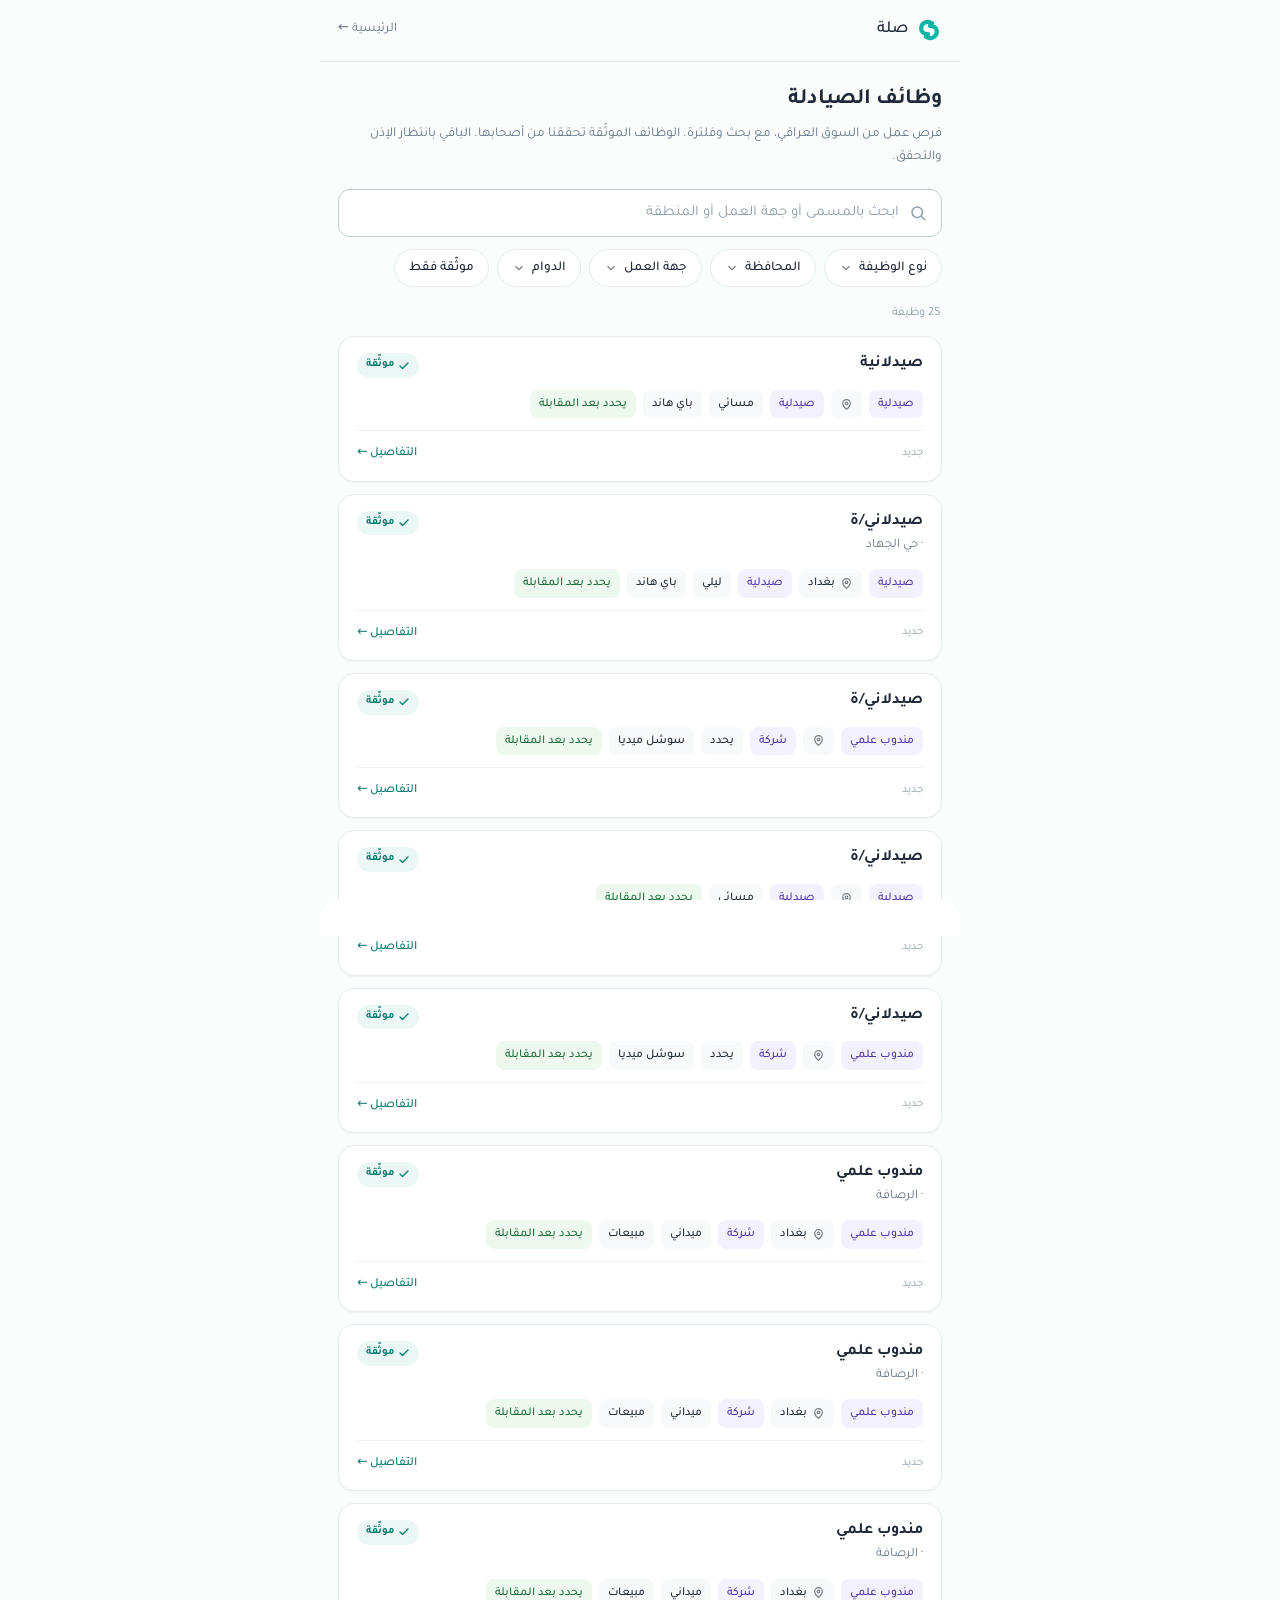
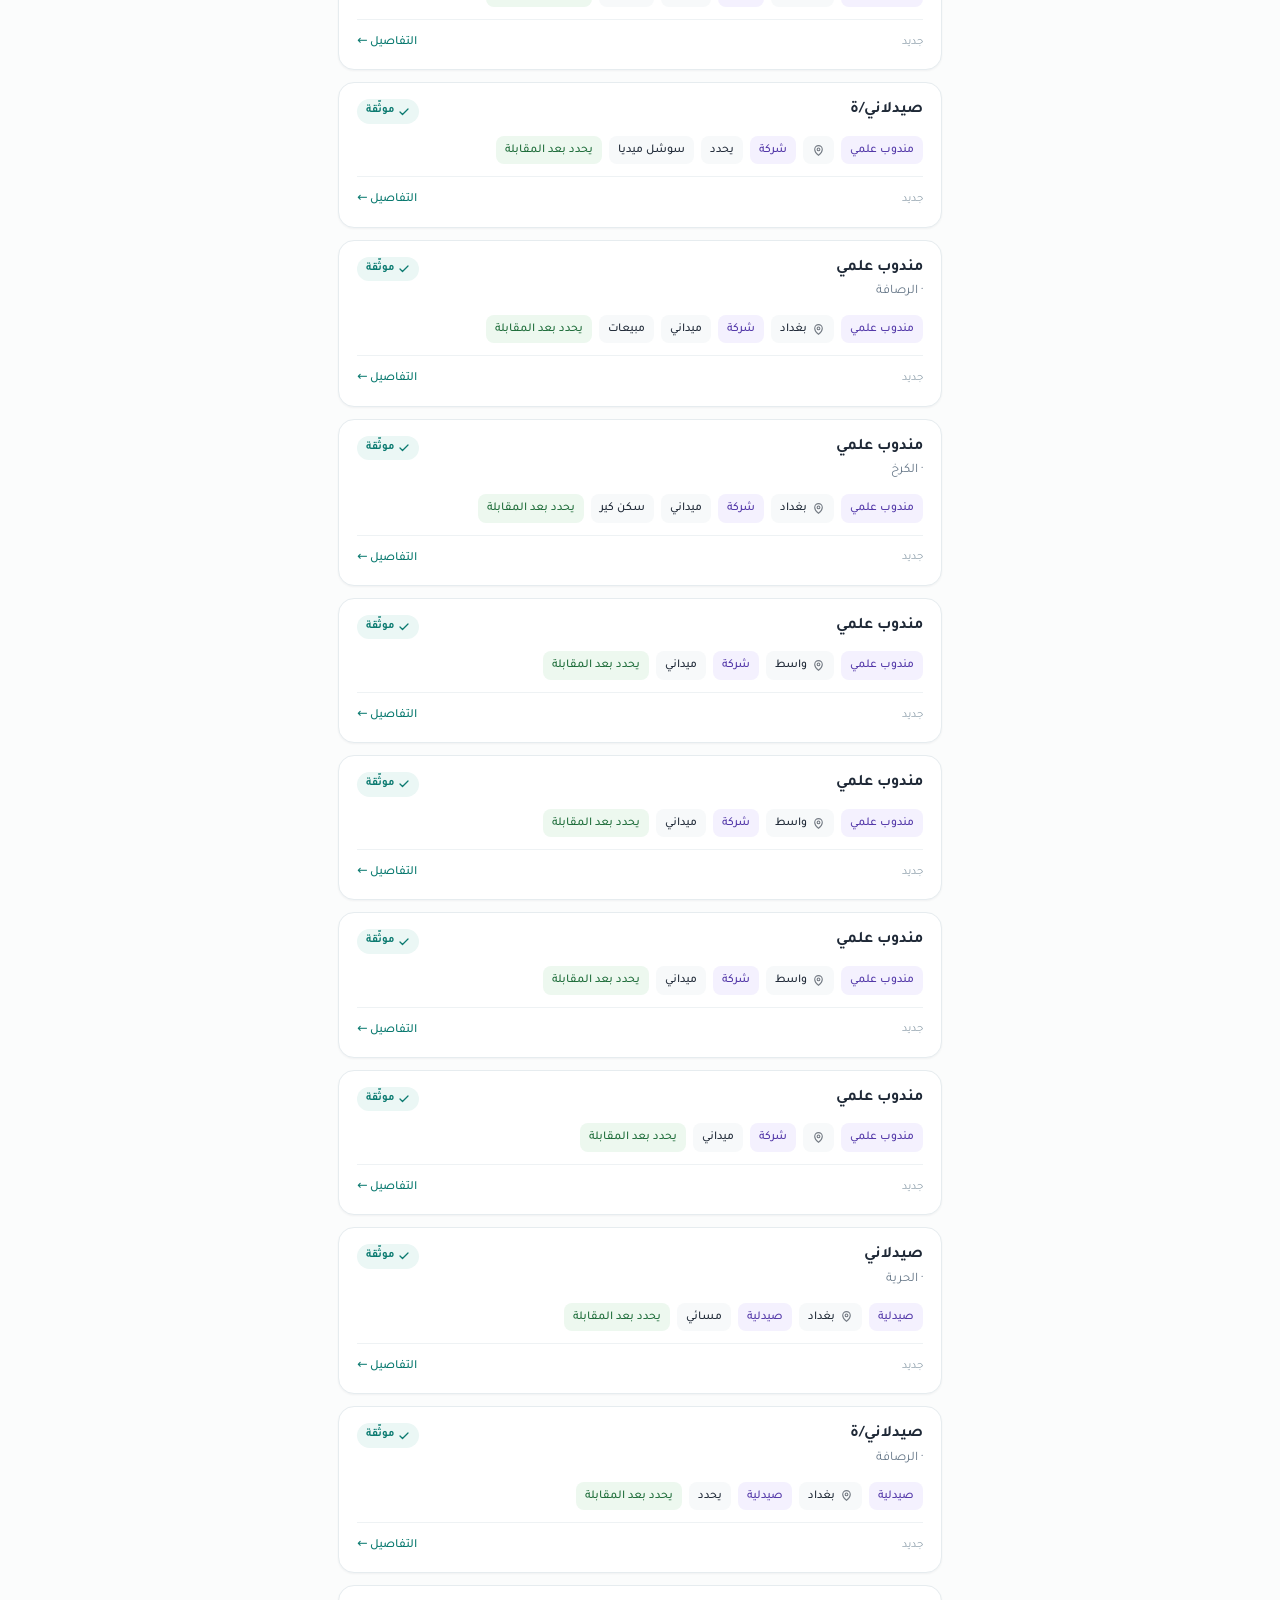
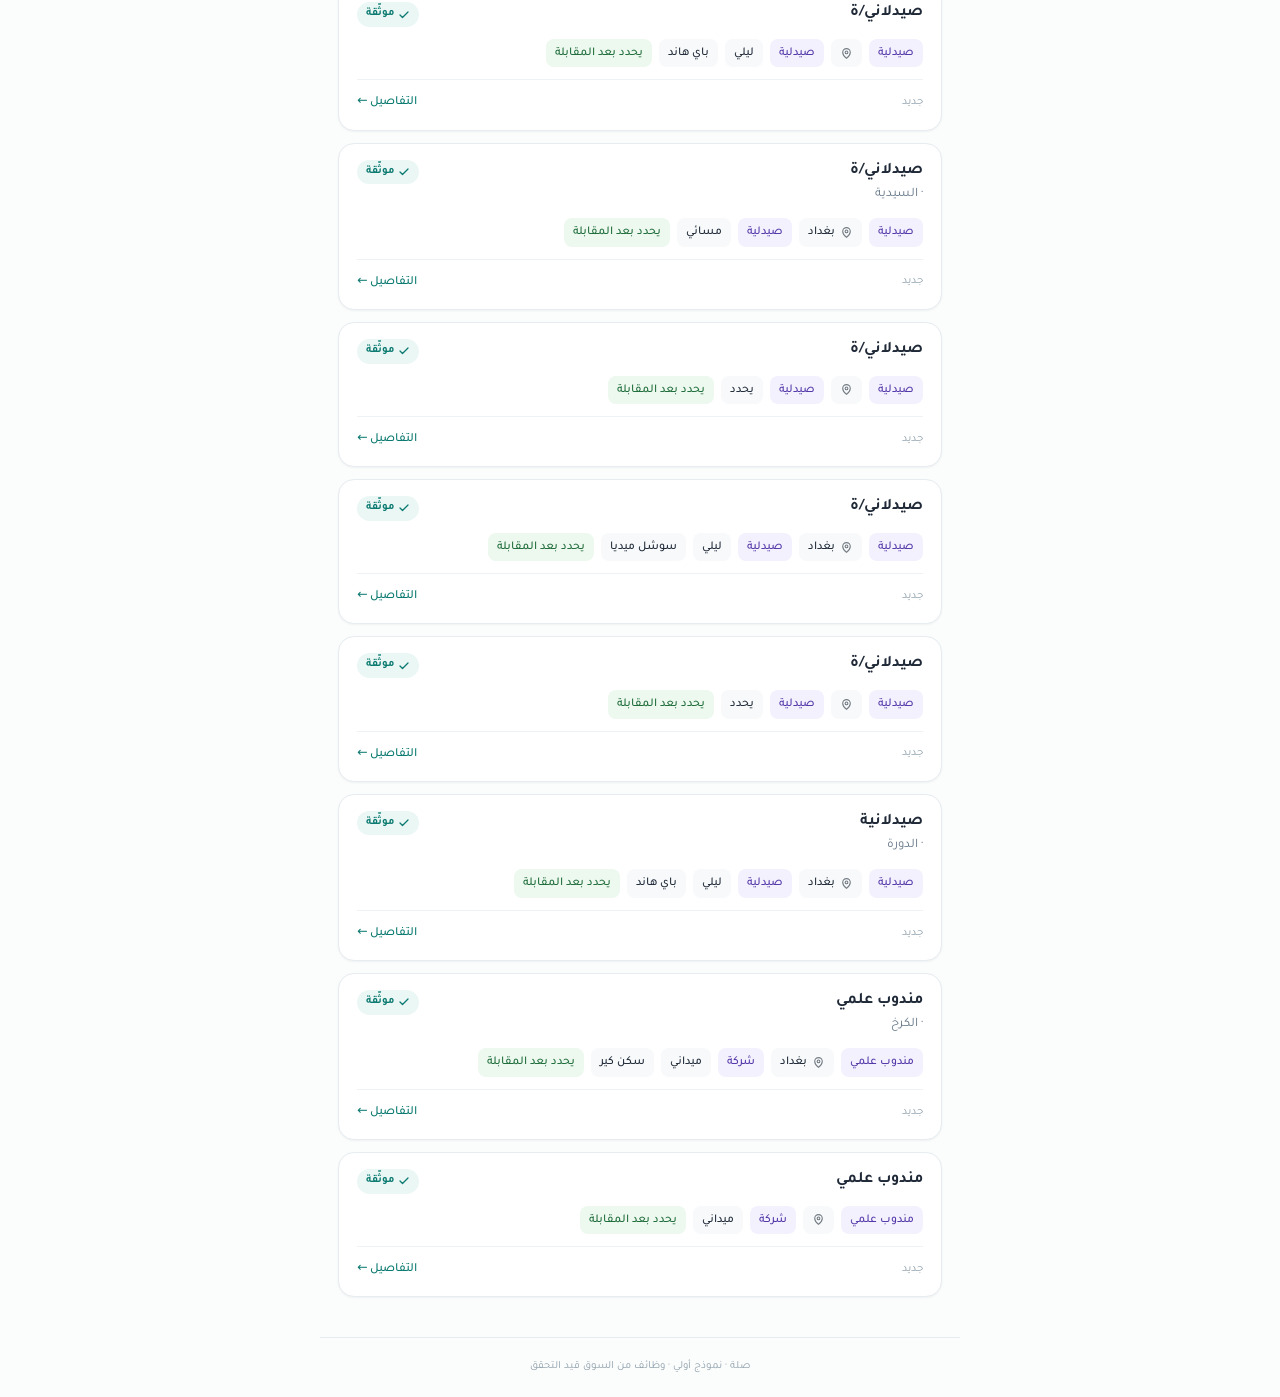
<file: jobs.html>
<!DOCTYPE html>
<html lang="ar" dir="rtl">
<head>
<meta charset="utf-8">
<meta name="viewport" content="width=device-width, initial-scale=1, maximum-scale=1">
<title>صلة · وظائف الصيادلة</title>
<link rel="preconnect" href="https://fonts.googleapis.com">
<link rel="preconnect" href="https://fonts.gstatic.com" crossorigin>
<link href="https://fonts.googleapis.com/css2?family=Tajawal:wght@400;500;700&family=Plus+Jakarta+Sans:wght@500;600;700&family=IBM+Plex+Mono:wght@500&display=swap" rel="stylesheet">
<style>
:root{
  --teal-50:#EBF7F5;--teal-100:#D1F0EB;--teal-500:#10B5A6;--teal-600:#0D9488;--teal-700:#0B7A70;
  --ink-50:#F7F9FA;--ink-100:#EEF2F4;--ink-200:#DFE5E9;--ink-300:#C3CDD4;--ink-400:#8FA0AC;--ink-500:#657687;--ink-800:#1F2937;
  --blue-50:#EFF5FF;--blue-500:#3B7DF6;--blue-700:#1D4FB8;
  --violet-50:#F4F1FE;--violet-500:#7C5CE0;--violet-700:#5237A8;
  --amber-50:#FFF6E8;--amber-500:#D98A0B;--amber-700:#96600A;
  --green-50:#EDF8EF;--green-500:#2E9E52;--green-700:#1D6C39;
  --page:#FBFCFC;--surface:#FFFFFF;--hairline:#E6ECEF;
  --ar:'Tajawal',system-ui,sans-serif;--la:'Plus Jakarta Sans',system-ui,sans-serif;--mo:'IBM Plex Mono',monospace;
}
*{box-sizing:border-box;margin:0;padding:0;-webkit-tap-highlight-color:transparent}
body{background:var(--page);color:var(--ink-800);font-family:var(--ar);line-height:1.7;font-size:15px;-webkit-font-smoothing:antialiased}
.app{max-width:640px;margin:0 auto;min-height:100vh}
.en{font-family:var(--la);direction:ltr;unicode-bidi:isolate;font-weight:600}
.num{font-family:var(--mo);direction:ltr;unicode-bidi:isolate;font-variant-numeric:tabular-nums}

header{padding:16px 18px;display:flex;align-items:center;justify-content:space-between;position:sticky;top:0;background:rgba(251,252,252,.92);backdrop-filter:blur(8px);z-index:10;border-bottom:1px solid var(--hairline)}
.brand{display:flex;align-items:center;gap:8px}
.brand b{font-size:17px;font-weight:500}
.back{color:var(--ink-500);font-size:13px;display:flex;align-items:center;gap:5px;text-decoration:none}

.intro{padding:20px 18px 6px}
.intro h1{font-size:22px;font-weight:700;margin-bottom:4px}
.intro p{font-size:13.5px;color:var(--ink-500)}

.searchrow{padding:14px 18px 0}
.searchbar{display:flex;align-items:center;gap:10px;background:var(--surface);border:1px solid var(--ink-300);border-radius:12px;height:48px;padding:0 14px}
.searchbar:focus-within{border-color:var(--teal-500);box-shadow:0 0 0 3px var(--teal-100)}
.searchbar input{border:0;outline:0;background:transparent;flex:1;font-family:var(--ar);font-size:15px;color:var(--ink-800)}
.searchbar input::placeholder{color:var(--ink-400)}

.filters{padding:12px 18px;display:flex;gap:8px;overflow-x:auto;-webkit-overflow-scrolling:touch}
.filters::-webkit-scrollbar{display:none}
.fbtn{flex-shrink:0;display:inline-flex;align-items:center;gap:6px;height:38px;padding:0 14px;border:1px solid var(--hairline);background:var(--surface);border-radius:999px;font-family:var(--ar);font-size:13.5px;font-weight:500;color:var(--ink-600);cursor:pointer;white-space:nowrap}
.fbtn.active{border-color:var(--teal-500);background:var(--teal-50);color:var(--teal-700)}
.fbtn .chev{width:14px;height:14px;opacity:.6}

.count{padding:4px 20px 0;font-size:12.5px;color:var(--ink-400)}

.list{padding:12px 18px 40px;display:flex;flex-direction:column;gap:12px}

.job{background:var(--surface);border:1px solid var(--hairline);border-radius:16px;padding:16px 18px;box-shadow:0 1px 2px rgba(31,41,55,.05);cursor:pointer;transition:border-color .12s,box-shadow .12s}
.job:hover{border-color:var(--teal-300);box-shadow:0 4px 14px rgba(31,41,55,.07)}
.job__top{display:flex;align-items:flex-start;justify-content:space-between;gap:10px}
.job__title{font-size:16px;font-weight:700;line-height:1.4}
.job__employer{font-size:13px;color:var(--ink-500);margin-top:2px}
.verified{flex-shrink:0;display:inline-flex;align-items:center;gap:4px;font-size:11px;font-weight:700;color:var(--teal-700);background:var(--teal-50);border-radius:999px;padding:3px 9px}
.unverified{flex-shrink:0;font-size:11px;font-weight:500;color:var(--amber-700);background:var(--amber-50);border-radius:999px;padding:3px 9px}

.tags{display:flex;gap:7px;flex-wrap:wrap;margin-top:12px}
.tag{display:inline-flex;align-items:center;gap:5px;font-size:12px;font-weight:500;color:var(--ink-600);background:var(--ink-50);border-radius:8px;padding:4px 9px}
.tag svg{width:13px;height:13px;opacity:.6}
.tag--type{color:var(--violet-700);background:var(--violet-50)}
.tag--salary{color:var(--green-700);background:var(--green-50)}

.job__foot{display:flex;align-items:center;justify-content:space-between;margin-top:12px;padding-top:12px;border-top:1px solid var(--ink-100)}
.job__posted{font-size:11.5px;color:var(--ink-400)}
.job__more{font-size:12.5px;color:var(--teal-700);font-weight:500}

.state{text-align:center;padding:60px 24px;color:var(--ink-400)}
.state h3{font-size:16px;font-weight:500;color:var(--ink-500);margin-bottom:6px}
.state p{font-size:13px;max-width:280px;margin:0 auto}

.sheet-bg{position:fixed;inset:0;background:rgba(18,26,36,.5);display:none;z-index:40}
.sheet-bg.show{display:block}
.sheet{position:fixed;inset-inline:0;bottom:0;background:var(--surface);border-radius:20px 20px 0 0;padding:8px 20px 28px;z-index:41;transform:translateY(100%);transition:transform .24s cubic-bezier(.2,0,0,1);max-height:88vh;overflow-y:auto;max-width:640px;margin:0 auto}
.sheet.show{transform:translateY(0)}
.sheet__grip{width:38px;height:4px;background:var(--ink-200);border-radius:999px;margin:8px auto 16px}
.sheet h2{font-size:20px;font-weight:700;line-height:1.4}
.sheet .emp{font-size:14px;color:var(--ink-500);margin-top:3px;margin-bottom:16px}
.detail{display:flex;gap:12px;padding:12px 0;border-bottom:1px solid var(--ink-100)}
.detail__label{width:100px;flex-shrink:0;font-size:13px;color:var(--ink-400)}
.detail__value{font-size:14px;font-weight:500;flex:1}
.desc{font-size:14px;color:var(--ink-600);line-height:1.8;margin:16px 0}
.apply{display:block;width:100%;height:50px;border:0;border-radius:12px;background:var(--teal-500);color:#fff;font-family:var(--ar);font-size:16px;font-weight:700;cursor:pointer;margin-top:8px}
.apply:hover{background:var(--teal-600)}
.disclaimer{font-size:11px;color:var(--ink-400);text-align:center;margin-top:12px;line-height:1.6}

.fp{position:fixed;inset:0;background:rgba(18,26,36,.5);display:none;z-index:45;align-items:flex-end;justify-content:center}
.fp.show{display:flex}
.fp__panel{background:var(--surface);border-radius:20px 20px 0 0;padding:20px;width:100%;max-width:640px}
.fp__panel h3{font-size:16px;font-weight:700;margin-bottom:14px}
.opts{display:flex;gap:8px;flex-wrap:wrap}
.opt{padding:9px 15px;border:1px solid var(--ink-200);border-radius:999px;font-size:14px;cursor:pointer;background:var(--surface);font-family:var(--ar)}
.opt.sel{border-color:var(--teal-500);background:var(--teal-50);color:var(--teal-700);font-weight:500}
.fp__done{width:100%;height:46px;border:0;border-radius:10px;background:var(--teal-500);color:#fff;font-weight:700;font-family:var(--ar);font-size:15px;margin-top:18px;cursor:pointer}

footer{text-align:center;padding:20px;font-size:11px;color:var(--ink-400);border-top:1px solid var(--hairline)}
</style>
</head>
<body>
<div class="app">
  <header>
    <div class="brand">
      <svg width="26" height="26" viewBox="0 0 100 100" aria-hidden="true">
        <path d="M62 24C42 12 20 24 20 44c0 15 13 22 27 22" stroke="#10B5A6" stroke-width="16" stroke-linecap="round" fill="none"/>
        <path d="M38 76c20 12 42 0 42-20 0-15-13-22-27-22" stroke="#10B5A6" stroke-width="16" stroke-linecap="round" fill="none"/>
      </svg>
      <b>صلة</b>
    </div>
    <a class="back" href="index.html">الرئيسية ←</a>
  </header>

  <div class="intro">
    <h1>وظائف الصيادلة</h1>
    <p>فرص عمل من السوق العراقي، مع بحث وفلترة. الوظائف الموثّقة تحققنا من أصحابها. الباقي بانتظار الإذن والتحقق.</p>
  </div>

  <div class="searchrow">
    <div class="searchbar">
      <svg width="18" height="18" viewBox="0 0 24 24" fill="none" stroke="#8FA0AC" stroke-width="2" stroke-linecap="round"><circle cx="11" cy="11" r="7"/><path d="M21 21l-4-4"/></svg>
      <input id="q" type="text" inputmode="search" autocomplete="off" placeholder="ابحث بالمسمى أو جهة العمل أو المنطقة" aria-label="بحث">
    </div>
  </div>

  <div class="filters" id="filters">
    <button class="fbtn" data-f="category">نوع الوظيفة <svg class="chev" viewBox="0 0 24 24" fill="none" stroke="currentColor" stroke-width="2"><path d="M6 9l6 6 6-6"/></svg></button>
    <button class="fbtn" data-f="gov">المحافظة <svg class="chev" viewBox="0 0 24 24" fill="none" stroke="currentColor" stroke-width="2"><path d="M6 9l6 6 6-6"/></svg></button>
    <button class="fbtn" data-f="etype">جهة العمل <svg class="chev" viewBox="0 0 24 24" fill="none" stroke="currentColor" stroke-width="2"><path d="M6 9l6 6 6-6"/></svg></button>
    <button class="fbtn" data-f="shift">الدوام <svg class="chev" viewBox="0 0 24 24" fill="none" stroke="currentColor" stroke-width="2"><path d="M6 9l6 6 6-6"/></svg></button>
    <button class="fbtn" data-f="verified">موثّقة فقط</button>
  </div>

  <div class="count" id="count"></div>
  <div class="list" id="list"></div>

  <footer>صلة · نموذج أولي · وظائف من السوق قيد التحقق</footer>
</div>

<div class="sheet-bg" id="sheetBg"></div>
<div class="sheet" id="sheet"></div>

<div class="fp" id="fp">
  <div class="fp__panel">
    <h3 id="fpTitle"></h3>
    <div class="opts" id="fpOpts"></div>
    <button class="fp__done" id="fpDone">تم</button>
  </div>
</div>

<script>
let JOBS = [];

async function loadJobs(){
  try{
    const res = await fetch("jobs.json?v=" + Date.now());
    if(!res.ok) throw new Error();
    JOBS = await res.json();
  }catch(e){
    document.getElementById("list").innerHTML =
      '<div class="state"><h3>تعذّر تحميل الوظائف</h3><p>تأكد من وجود ملف jobs.json، وحاول تحديث الصفحة.</p></div>';
    return;
  }
  buildOpts();
  apply();
  const p = new URLSearchParams(location.search).get("job");
  if(p){ const j = JOBS.find(x=>x.id===p); if(j) openSheet(j); }
}
const $ = s => document.querySelector(s);
const list = $("#list");

const state = { q:"", category:null, gov:null, etype:null, shift:null, verified:false };
let opts = {};
function buildOpts(){
  opts = {
    category: [...new Set(JOBS.map(j=>j.category))].filter(Boolean),
    gov: [...new Set(JOBS.map(j=>j.gov))].filter(Boolean),
    etype: [...new Set(JOBS.map(j=>j.etype))].filter(Boolean),
    shift: [...new Set(JOBS.map(j=>j.shift))].filter(Boolean),
  };
}
const labels = { category:"نوع الوظيفة", gov:"المحافظة", etype:"جهة العمل", shift:"نوع الدوام" };

function fmtSalary(j){
  if(j.salary_txt) return j.salary_txt;
  if(j.salary>0) return j.salary.toLocaleString("en-US") + " د.ع";
  return "الراتب عند المقابلة";
}

function apply(){
  let out = JOBS.filter(j=>{
    if(state.category && j.category!==state.category) return false;
    if(state.gov && j.gov!==state.gov) return false;
    if(state.etype && j.etype!==state.etype) return false;
    if(state.shift && j.shift!==state.shift) return false;
    if(state.verified && !j.verified) return false;
    if(state.q){
      const t = state.q.toLowerCase();
      const hay = (j.title+" "+j.employer+" "+j.gov+" "+j.area+" "+j.etype).toLowerCase();
      if(!hay.includes(t)) return false;
    }
    return true;
  });
  render(out);
}

function render(jobs){
  $("#count").textContent = jobs.length + " وظيفة";
  if(!jobs.length){
    list.innerHTML = `<div class="state"><h3>ماكو وظائف مطابقة</h3><p>جرّب تغيير الفلاتر أو كلمة البحث.</p></div>`;
    return;
  }
  list.innerHTML = jobs.map(j=>`
    <div class="job" data-id="${j.id}">
      <div class="job__top">
        <div>
          <div class="job__title">${j.title}</div>
          <div class="job__employer">${j.employer}${j.area?" · "+j.area:""}</div>
        </div>
        ${j.verified
          ? `<span class="verified"><svg width="12" height="12" viewBox="0 0 24 24" fill="none" stroke="currentColor" stroke-width="2.5" stroke-linecap="round" stroke-linejoin="round"><path d="M20 6L9 17l-5-5"/></svg>موثّقة</span>`
          : `<span class="unverified">غير موثّقة</span>`}
      </div>
      <div class="tags">
        <span class="tag tag--type">${j.category}</span>
        <span class="tag"><svg viewBox="0 0 24 24" fill="none" stroke="currentColor" stroke-width="2"><path d="M12 21s-7-5.6-7-11a7 7 0 0 1 14 0c0 5.4-7 11-7 11z"/><circle cx="12" cy="10" r="2.5"/></svg>${j.gov}</span>
        <span class="tag tag--type">${j.etype}</span>
        <span class="tag">${j.shift}</span>
        ${j.skills?`<span class="tag">${j.skills.split("،")[0].trim()}</span>`:""}
        <span class="tag tag--salary">${fmtSalary(j)}</span>
      </div>
      <div class="job__foot">
        <span class="job__posted">${j.posted}</span>
        <span class="job__more">التفاصيل ←</span>
      </div>
    </div>`).join("");
}

// open detail
list.addEventListener("click", e=>{
  const card = e.target.closest(".job"); if(!card) return;
  const j = JOBS.find(x=>x.id===card.dataset.id);
  openSheet(j);
});

function openSheet(j){
  const rows = [
    ["جهة العمل", j.employer],
    ["النوع", j.etype],
    ["المحافظة", j.gov + (j.area?" · "+j.area:"")],
    ["الدوام", j.shift],
    ["الساعات", j.hours],
    ["الأيام", j.days],
    ["الراتب", fmtSalary(j)],
  ];
  if(j.skills) rows.push(["المهارات", j.skills]);
  if(j.reqs) rows.push(["الشروط", j.reqs]);
  if(j.contact) rows.push(["التواصل", j.contact]);
  if(j.gender && j.gender!=="لا يهم") rows.push(["ملاحظة", "الجهة تفضّل: "+j.gender]);
  $("#sheet").innerHTML = `
    <div class="sheet__grip"></div>
    <h2>${j.title}</h2>
    <div class="emp">${j.verified?'✓ وظيفة موثّقة من صلة':'وظيفة غير موثّقة — تحقق بنفسك'}</div>
    ${rows.map(r=>`<div class="detail"><div class="detail__label">${r[0]}</div><div class="detail__value">${r[1]}</div></div>`).join("")}
    <div class="desc">${j.desc}</div>
    ${j.contact?`<button class="apply" onclick="applyJob('${j.contact}')">قدّم على الوظيفة</button>`:`<button class="apply" style="background:var(--ink-300)" disabled>لا توجد وسيلة تواصل</button>`}
    <button class="apply" style="background:var(--surface);color:var(--teal-700);border:1px solid var(--teal-500);margin-top:8px" onclick="copyJobLink('${j.id}')">📋 انسخ رابط الوظيفة للنشر</button>
    <div class="disclaimer">صلة تعرض الوظائف وتتحقق من أصحابها قدر الإمكان، لكنها ليست طرفاً في التوظيف. تحقق دائماً قبل أي التزام مالي.</div>
  `;
  $("#sheet").classList.add("show"); $("#sheetBg").classList.add("show");
}
function applyJob(contact){
  // route by contact type
  if(contact.includes("@") && contact.includes(".")){ // email
    location.href = "mailto:" + contact + "?subject=" + encodeURIComponent("تقديم على وظيفة عبر صلة");
  } else if(contact.startsWith("@")){ // telegram
    window.open("https://t.me/" + contact.slice(1), "_blank");
  } else { // phone -> whatsapp
    const num = contact.replace(/[^0-9]/g,"").replace(/^0/,"964");
    window.open("https://wa.me/" + num, "_blank");
  }
}
function copyJobLink(id){
  const url = location.origin + location.pathname + "?job=" + id;
  navigator.clipboard.writeText(url).then(()=>{
    alert("تم نسخ الرابط:\n" + url + "\n\nالصقه بمنشور القناة.");
  }).catch(()=>{ prompt("انسخ الرابط:", url); });
}
function closeSheet(){ $("#sheet").classList.remove("show"); $("#sheetBg").classList.remove("show"); }
$("#sheetBg").addEventListener("click", closeSheet);

// search
let t;
$("#q").addEventListener("input", e=>{ clearTimeout(t); t=setTimeout(()=>{ state.q=e.target.value; apply(); },200); });

// filters
$("#filters").addEventListener("click", e=>{
  const b = e.target.closest(".fbtn"); if(!b) return;
  const f = b.dataset.f;
  if(f==="verified"){ state.verified=!state.verified; b.classList.toggle("active", state.verified); apply(); return; }
  openFilterPicker(f, b);
});

let activeFilter=null, activeBtn=null;
function openFilterPicker(f, btn){
  activeFilter=f; activeBtn=btn;
  $("#fpTitle").textContent = labels[f];
  const cur = state[f];
  $("#fpOpts").innerHTML = `<button class="opt ${cur===null?'sel':''}" data-v="">الكل</button>` +
    opts[f].map(o=>`<button class="opt ${cur===o?'sel':''}" data-v="${o}">${o}</button>`).join("");
  $("#fp").classList.add("show");
}
$("#fpOpts").addEventListener("click", e=>{
  const o = e.target.closest(".opt"); if(!o) return;
  $("#fpOpts").querySelectorAll(".opt").forEach(x=>x.classList.remove("sel"));
  o.classList.add("sel");
  const v = o.dataset.v;
  state[activeFilter] = v==="" ? null : v;
});
$("#fpDone").addEventListener("click", ()=>{
  $("#fp").classList.remove("show");
  activeBtn.classList.toggle("active", state[activeFilter]!==null);
  if(state[activeFilter]!==null){
    activeBtn.childNodes[0].textContent = state[activeFilter] + " ";
  } else {
    activeBtn.childNodes[0].textContent = labels[activeFilter] + " ";
  }
  apply();
});
$("#fp").addEventListener("click", e=>{ if(e.target.id==="fp") $("#fp").classList.remove("show"); });

loadJobs();
</script>
</body>
</html>
</file>
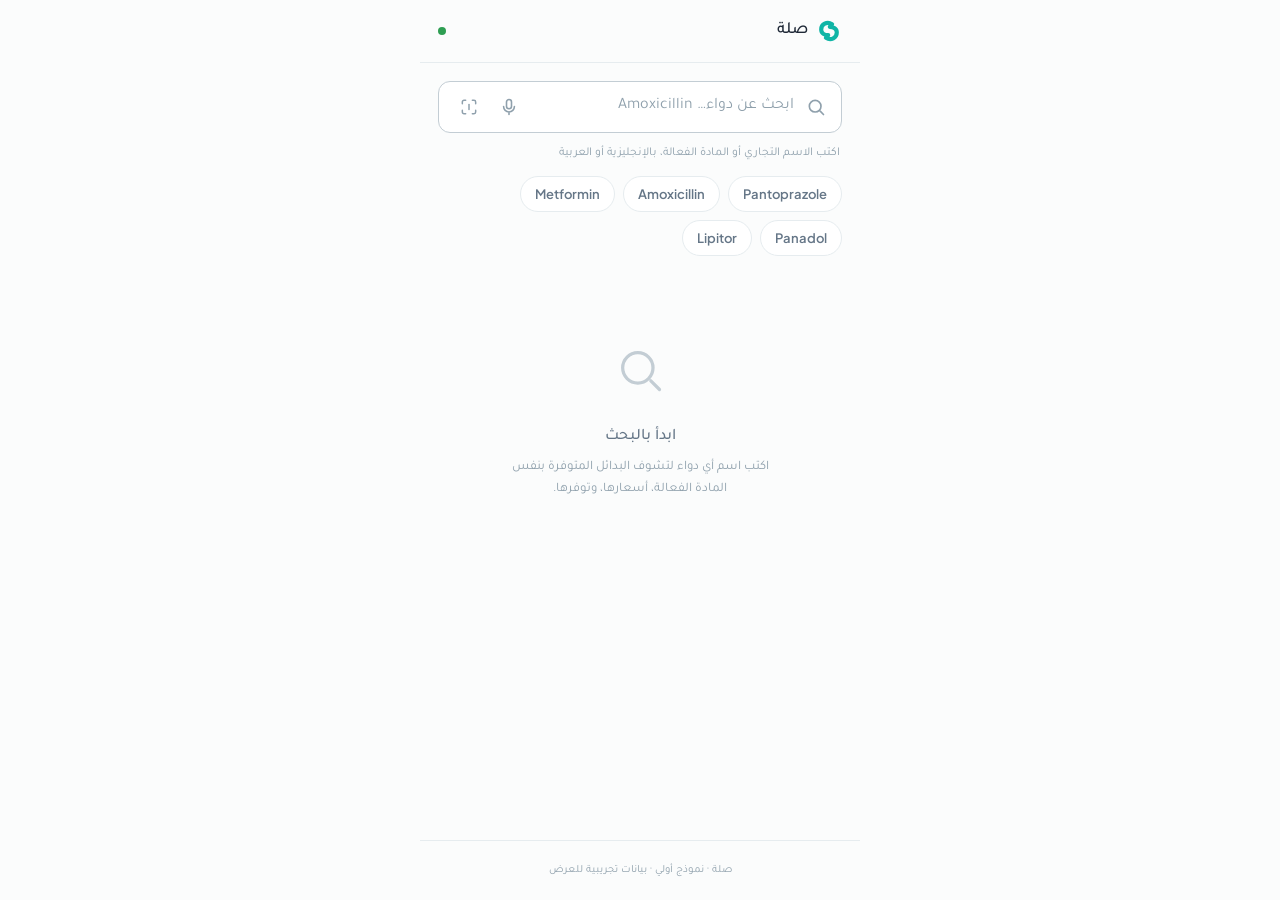
<file: search.html>
<!DOCTYPE html>
<html lang="ar" dir="rtl">
<head>
<meta charset="utf-8">
<meta name="viewport" content="width=device-width, initial-scale=1, maximum-scale=1">
<title>صلة · بحث الأدوية</title>
<link rel="preconnect" href="https://fonts.googleapis.com">
<link rel="preconnect" href="https://fonts.gstatic.com" crossorigin>
<link href="https://fonts.googleapis.com/css2?family=Tajawal:wght@400;500;700&family=Plus+Jakarta+Sans:wght@500;600;700&family=IBM+Plex+Mono:wght@500&display=swap" rel="stylesheet">
<style>
:root{
  --teal-50:#EBF7F5;--teal-100:#D1F0EB;--teal-500:#10B5A6;--teal-600:#0D9488;--teal-700:#0B7A70;
  --ink-50:#F7F9FA;--ink-100:#EEF2F4;--ink-200:#DFE5E9;--ink-300:#C3CDD4;--ink-400:#8FA0AC;--ink-500:#657687;--ink-800:#1F2937;
  --green-50:#EDF8EF;--green-500:#2E9E52;--green-700:#1D6C39;
  --amber-50:#FFF6E8;--amber-500:#D98A0B;--amber-700:#96600A;
  --red-50:#FDEEEE;--red-500:#D63A3A;--red-700:#9B2626;
  --page:#FBFCFC;--surface:#FFFFFF;--hairline:#E6ECEF;
  --ar:'Tajawal',system-ui,sans-serif;--la:'Plus Jakarta Sans',system-ui,sans-serif;--mo:'IBM Plex Mono',monospace;
}
*{box-sizing:border-box;-webkit-tap-highlight-color:transparent}
body{margin:0;background:var(--page);color:var(--ink-800);font-family:var(--ar);line-height:1.75;font-size:15px;-webkit-font-smoothing:antialiased}
.app{max-width:440px;margin:0 auto;min-height:100vh;background:var(--page);display:flex;flex-direction:column}
.en{font-family:var(--la);direction:ltr;unicode-bidi:isolate;font-weight:600}
.num{font-family:var(--mo);direction:ltr;unicode-bidi:isolate;font-variant-numeric:tabular-nums}

header{padding:16px 18px;display:flex;align-items:center;justify-content:space-between;position:sticky;top:0;background:rgba(251,252,252,.92);backdrop-filter:blur(8px);z-index:10;border-bottom:1px solid var(--hairline)}
.brand{display:flex;align-items:center;gap:8px}
.brand b{font-size:17px;font-weight:500}
.offline-dot{width:8px;height:8px;border-radius:50%;background:var(--green-500)}
.offline-dot.off{background:var(--ink-400)}

.searchwrap{padding:18px}
.searchbar{display:flex;align-items:center;gap:10px;background:var(--surface);border:1px solid var(--ink-300);border-radius:12px;height:52px;padding:0 15px;transition:border-color .12s,box-shadow .12s}
.searchbar:focus-within{border-color:var(--teal-500);box-shadow:0 0 0 3px var(--teal-100)}
.searchbar input{border:0;outline:0;background:transparent;flex:1;font-family:var(--ar);font-size:16px;color:var(--ink-800)}
.searchbar input::placeholder{color:var(--ink-400)}
.searchbar svg{flex-shrink:0}
.clearbtn{border:0;background:transparent;color:var(--ink-400);cursor:pointer;padding:4px;display:none}
.clearbtn.show{display:block}

.hint{font-size:12px;color:var(--ink-400);margin:10px 2px 0}
.chips{display:flex;gap:8px;flex-wrap:wrap;margin-top:12px}
.chip{border:1px solid var(--hairline);background:var(--surface);border-radius:999px;height:36px;padding:0 14px;font-family:var(--la);font-size:13px;font-weight:600;color:var(--ink-500);cursor:pointer;direction:ltr}
.chip:active{background:var(--teal-50);border-color:var(--teal-500);color:var(--teal-700)}

.results{padding:0 18px 40px;flex:1}

.mol{background:var(--surface);border:1px solid var(--hairline);border-radius:16px;padding:18px;margin-bottom:14px;box-shadow:0 1px 2px rgba(31,41,55,.05)}
.mol-head{display:flex;align-items:flex-start;justify-content:space-between;gap:10px;margin-bottom:4px}
.mol-inn{font-size:20px;font-weight:700}
.mol-ar{font-size:13px;color:var(--ink-500);margin-top:2px}
.mol-class{font-size:12px;color:var(--ink-400);margin-top:6px}
.rxbadge{flex-shrink:0;font-size:11px;font-weight:700;padding:3px 9px;border-radius:8px;font-family:var(--la)}
.rx-rx{background:var(--amber-50);color:var(--amber-700)}
.rx-otc{background:var(--green-50);color:var(--green-700)}
.indication{background:var(--ink-50);border-radius:8px;padding:9px 12px;font-size:13px;color:var(--ink-500);margin:12px 0 16px}

.altlabel{font-size:12px;font-weight:500;color:var(--ink-400);margin-bottom:10px;display:flex;align-items:center;gap:6px}
.altlabel .count{background:var(--teal-50);color:var(--teal-700);border-radius:999px;padding:1px 8px;font-family:var(--mo);font-size:11px}

.prod{display:flex;align-items:center;gap:12px;padding:12px 0;border-top:1px solid var(--ink-100)}
.prod-main{flex:1;min-width:0}
.prod-brand{font-family:var(--la);direction:ltr;font-weight:600;font-size:15px;color:var(--ink-800)}
.prod-sub{font-size:12px;color:var(--ink-400);margin-top:2px}
.prod-sub .num{color:var(--ink-500)}
.prod-right{text-align:left;flex-shrink:0}
.prod-price{font-family:var(--mo);direction:ltr;font-weight:500;font-size:15px;color:var(--ink-800)}
.prod-price .cur{font-size:11px;color:var(--ink-400);margin-inline-start:2px}
.avail{display:inline-flex;align-items:center;gap:5px;font-size:11px;font-weight:500;margin-top:4px}
.avail .d{width:6px;height:6px;border-radius:50%}
.av-Common{color:var(--green-700)} .av-Common .d{background:var(--green-500)}
.av-Limited{color:var(--amber-700)} .av-Limited .d{background:var(--amber-500)}
.av-Rare{color:var(--red-700)} .av-Rare .d{background:var(--red-500)}
.av-Unavailable{color:var(--ink-400)} .av-Unavailable .d{background:var(--ink-400)}

.cheapest{font-size:11px;color:var(--green-700);background:var(--green-50);border-radius:6px;padding:1px 7px;font-weight:500;margin-inline-start:6px}

.state{text-align:center;padding:70px 24px;color:var(--ink-400)}
.state svg{margin-bottom:16px}
.state h3{font-size:16px;font-weight:500;color:var(--ink-500);margin:0 0 6px}
.state p{font-size:13px;margin:0;max-width:260px;margin-inline:auto;line-height:1.7}

.skel{background:var(--surface);border:1px solid var(--hairline);border-radius:16px;padding:18px;margin-bottom:14px}
.shimmer{background:linear-gradient(90deg,var(--ink-100) 25%,var(--ink-50) 50%,var(--ink-100) 75%);background-size:200% 100%;animation:sh 1.3s infinite;border-radius:6px}
@keyframes sh{0%{background-position:200% 0}100%{background-position:-200% 0}}
@media(prefers-reduced-motion:reduce){.shimmer{animation:none}}

.offline-banner{background:var(--amber-50);border-bottom:1px solid #FBDFA6;color:var(--amber-700);font-size:12.5px;padding:8px 18px;text-align:center;display:none}
.offline-banner.show{display:block}

.iconbtn{border:0;background:transparent;color:var(--ink-400);cursor:pointer;padding:5px;border-radius:8px;flex-shrink:0;display:flex}
.iconbtn:hover{background:var(--ink-50);color:var(--teal-600)}
.iconbtn.recording{color:#fff;background:var(--red-500)}
.iconbtn.recording:hover{background:var(--red-500)}

.scanner{position:fixed;inset:0;background:rgba(18,26,36,.85);display:none;align-items:center;justify-content:center;z-index:50;padding:20px}
.scanner.show{display:flex}
.scanner__panel{background:var(--surface);border-radius:20px;padding:20px;width:100%;max-width:360px;text-align:center}
.scanner__title{font-size:16px;font-weight:700;margin-bottom:14px}
.scanner__view{position:relative;width:100%;aspect-ratio:4/3;background:#000;border-radius:14px;overflow:hidden;margin-bottom:12px}
.scanner__view video{width:100%;height:100%;object-fit:cover}
.scanner__frame{position:absolute;inset:18% 12%;border:3px solid var(--teal-400);border-radius:12px;box-shadow:0 0 0 4000px rgba(0,0,0,.25)}
.scanner__status{font-size:13px;color:var(--ink-500);margin-bottom:14px;min-height:20px}
.scanner__cancel{border:1px solid var(--ink-300);background:var(--surface);color:var(--ink-700);height:44px;border-radius:10px;width:100%;font-family:var(--ar);font-size:15px;font-weight:500;cursor:pointer}

footer{text-align:center;padding:20px;font-size:11px;color:var(--ink-400);border-top:1px solid var(--hairline)}
</style>
</head>
<body>
<div class="app">

  <div class="offline-banner" id="offlineBanner">أنت غير متصل. تظهر آخر البيانات المحفوظة.</div>

  <header>
    <div class="brand">
      <svg width="26" height="26" viewBox="0 0 100 100" aria-hidden="true">
        <path d="M62 24C42 12 20 24 20 44c0 15 13 22 27 22" stroke="#10B5A6" stroke-width="16" stroke-linecap="round" fill="none"/>
        <path d="M38 76c20 12 42 0 42-20 0-15-13-22-27-22" stroke="#10B5A6" stroke-width="16" stroke-linecap="round" fill="none"/>
      </svg>
      <b>صلة</b>
    </div>
    <div class="offline-dot" id="statusDot" title="متصل"></div>
  </header>

  <div class="searchwrap">
    <div class="searchbar">
      <svg width="20" height="20" viewBox="0 0 24 24" fill="none" stroke="#8FA0AC" stroke-width="2" stroke-linecap="round"><circle cx="11" cy="11" r="7"/><path d="M21 21l-4-4"/></svg>
      <input id="q" type="text" inputmode="search" autocomplete="off" placeholder="ابحث عن دواء… Amoxicillin" aria-label="ابحث عن دواء">
      <button class="clearbtn" id="clear" aria-label="مسح">
        <svg width="18" height="18" viewBox="0 0 24 24" fill="none" stroke="currentColor" stroke-width="2" stroke-linecap="round"><path d="M18 6L6 18M6 6l12 12"/></svg>
      </button>
      <button class="iconbtn" id="voiceBtn" aria-label="بحث صوتي" title="بحث صوتي">
        <svg width="20" height="20" viewBox="0 0 24 24" fill="none" stroke="currentColor" stroke-width="1.9" stroke-linecap="round"><rect x="9" y="3" width="6" height="11" rx="3"/><path d="M5.5 11.5a6.5 6.5 0 0 0 13 0M12 18v3"/></svg>
      </button>
      <button class="iconbtn" id="scanBtn" aria-label="مسح الباركود" title="مسح الباركود">
        <svg width="20" height="20" viewBox="0 0 24 24" fill="none" stroke="currentColor" stroke-width="1.8" stroke-linecap="round"><path d="M4 8V6a2 2 0 0 1 2-2h2M16 4h2a2 2 0 0 1 2 2v2M20 16v2a2 2 0 0 1-2 2h-2M8 20H6a2 2 0 0 1-2-2v-2"/><path d="M12 9v6"/></svg>
      </button>
    </div>
    <p class="hint">اكتب الاسم التجاري أو المادة الفعالة، بالإنجليزية أو العربية</p>
    <div class="chips" id="chips"></div>
  </div>

  <div class="results" id="results"></div>

  <footer>صلة · نموذج أولي · بيانات تجريبية للعرض</footer>

  <div class="scanner" id="scanner" role="dialog" aria-modal="true" aria-label="مسح الباركود">
    <div class="scanner__panel">
      <div class="scanner__title">صوّب الكاميرا نحو الباركود</div>
      <div class="scanner__view"><video id="scanVideo" playsinline muted></video><div class="scanner__frame"></div></div>
      <div class="scanner__status" id="scanStatus">جارٍ تشغيل الكاميرا…</div>
      <button class="scanner__cancel" id="scanCancel">إلغاء</button>
    </div>
  </div>
</div>

<script>
let DB = null;

const $ = s => document.querySelector(s);
const results = $("#results"), input = $("#q"), clearBtn = $("#clear");

// ── connectivity ──
function updateNet(){
  const off = !navigator.onLine;
  $("#offlineBanner").classList.toggle("show", off);
  $("#statusDot").classList.toggle("off", off);
  $("#statusDot").title = off ? "غير متصل" : "متصل";
}
window.addEventListener("online", updateNet);
window.addEventListener("offline", updateNet);
updateNet();

// ── states ──
function showEmpty(){
  results.innerHTML = `
   <div class="state">
     <svg width="52" height="52" viewBox="0 0 24 24" fill="none" stroke="#C3CDD4" stroke-width="1.5" stroke-linecap="round"><circle cx="11" cy="11" r="7"/><path d="M21 21l-4-4"/></svg>
     <h3>ابدأ بالبحث</h3>
     <p>اكتب اسم أي دواء لتشوف البدائل المتوفرة بنفس المادة الفعالة، أسعارها، وتوفرها.</p>
   </div>`;
}
function showLoading(){
  let s = "";
  for(let i=0;i<2;i++) s += `
   <div class="skel">
     <div class="shimmer" style="height:22px;width:55%;margin-bottom:10px"></div>
     <div class="shimmer" style="height:13px;width:35%;margin-bottom:18px"></div>
     <div class="shimmer" style="height:40px;width:100%;margin-bottom:8px"></div>
     <div class="shimmer" style="height:40px;width:100%"></div>
   </div>`;
  results.innerHTML = s;
}
function showError(){
  results.innerHTML = `
   <div class="state">
     <svg width="52" height="52" viewBox="0 0 24 24" fill="none" stroke="#D63A3A" stroke-width="1.5" stroke-linecap="round"><path d="M12 9v4M12 17h.01"/><circle cx="12" cy="12" r="9"/></svg>
     <h3>تعذّر تحميل البيانات</h3>
     <p>تأكد من اتصالك بالإنترنت وحاول مرة ثانية.</p>
   </div>`;
}
function showNoResult(term){
  results.innerHTML = `
   <div class="state">
     <svg width="52" height="52" viewBox="0 0 24 24" fill="none" stroke="#C3CDD4" stroke-width="1.5" stroke-linecap="round"><circle cx="11" cy="11" r="7"/><path d="M21 21l-4-4M8 11h6"/></svg>
     <h3>ماكو نتيجة لـ "${term}"</h3>
     <p>جرّب اسم آخر، أو تأكد من الإملاء. إذا الدواء موجود بالسوق وما لگيته، بلّغنا نضيفه.</p>
   </div>`;
}

// ── render ──
const availText = {Common:"متوفر",Limited:"محدود",Rare:"نادر",Unavailable:"غير متوفر"};
function fmt(n){ return n.toLocaleString("en-US"); }

function render(mols, term){
  if(!mols.length){ showNoResult(term); return; }
  results.innerHTML = mols.map(m=>{
    const sorted = [...m.products].sort((a,b)=>a.price-b.price);
    const min = sorted[0].price;
    const rows = sorted.map(p=>{
      const cheap = p.price===min && sorted.length>1 ? `<span class="cheapest">الأرخص</span>` : "";
      return `
       <div class="prod">
         <div class="prod-main">
           <div class="prod-brand">${p.brand}${cheap}</div>
           <div class="prod-sub"><span class="num">${p.strength}</span> · ${p.form} · ${p.origin}</div>
         </div>
         <div class="prod-right">
           <div class="prod-price">${fmt(p.price)}<span class="cur">د.ع</span></div>
           <span class="avail av-${p.availability}"><span class="d"></span>${availText[p.availability]||p.availability}</span>
         </div>
       </div>`;
    }).join("");
    return `
     <div class="mol">
       <div class="mol-head">
         <div>
           <div class="mol-inn en">${m.inn}</div>
           <div class="mol-ar">${m.ar}</div>
           <div class="mol-class en" style="font-family:var(--la);font-weight:500">${m.class}</div>
         </div>
         <span class="rxbadge ${m.rx==='Rx'?'rx-rx':'rx-otc'}">${m.rx}</span>
       </div>
       <div class="indication">${m.indication}</div>
       <div class="altlabel">البدائل المتوفرة <span class="count num">${m.products.length}</span></div>
       ${rows}
     </div>`;
  }).join("");
}

// ── search ──
function search(term){
  term = term.trim().toLowerCase();
  if(!term){ showEmpty(); return; }
  if(!DB){ showLoading(); return; }
  const hits = DB.molecules.filter(m=>{
    if(m.inn.toLowerCase().includes(term)) return true;
    if(m.ar.includes(term)) return true;
    return m.products.some(p=>p.brand.toLowerCase().includes(term));
  });
  render(hits, term);
}

let t;
input.addEventListener("input", ()=>{
  clearBtn.classList.toggle("show", input.value.length>0);
  clearTimeout(t);
  const v = input.value;
  if(v.trim()) showLoadingDebounced();
  t = setTimeout(()=>search(v), 220);
});
let loadingShown=false;
function showLoadingDebounced(){ if(!loadingShown){ loadingShown=true; } }
input.addEventListener("input",()=>{ loadingShown=false; });

clearBtn.addEventListener("click", ()=>{
  input.value=""; clearBtn.classList.remove("show"); input.focus(); showEmpty();
});

// ── suggestion chips ──
const suggestions = ["Pantoprazole","Amoxicillin","Metformin","Panadol","Lipitor"];
$("#chips").innerHTML = suggestions.map(s=>`<button class="chip">${s}</button>`).join("");
$("#chips").addEventListener("click", e=>{
  const b = e.target.closest(".chip"); if(!b) return;
  input.value = b.textContent; clearBtn.classList.add("show"); search(b.textContent);
});

// ── data embedded directly in the page (no external file, works everywhere) ──
const EMBEDDED_DATA = {
  "meta": { "version": "0.1-demo", "updated": "2026-07-24", "note": "بيانات تجريبية للعرض فقط. تُستبدل بالبيانات الحقيقية من المختصين." },
  "molecules": [
    {
      "id": "MOL-0001", "inn": "Pantoprazole", "ar": "بانتوبرازول",
      "class": "Proton pump inhibitor", "indication": "قرحة المعدة والارتجاع الحمضي",
      "rx": "Rx",
      "products": [
        { "brand": "Controloc", "strength": "40 mg", "form": "Tablet", "origin": "Germany", "availability": "Common", "price": 12000, "govs": ["بغداد","البصرة","أربيل"] },
        { "brand": "Panto-Denk", "strength": "40 mg", "form": "Tablet", "origin": "Germany", "availability": "Common", "price": 7500, "govs": ["بغداد","النجف"] },
        { "brand": "Pantozol", "strength": "40 mg", "form": "Tablet", "origin": "Germany", "availability": "Limited", "price": 9000, "govs": ["بغداد"] },
        { "brand": "Zurcal", "strength": "20 mg", "form": "Tablet", "origin": "Turkey", "availability": "Common", "price": 6000, "govs": ["بغداد","البصرة","كربلاء"] }
      ]
    },
    {
      "id": "MOL-0002", "inn": "Amoxicillin", "ar": "أموكسيسيلين",
      "class": "Penicillin antibiotic", "indication": "الالتهابات البكتيرية",
      "rx": "Rx",
      "products": [
        { "brand": "Amoxil", "strength": "500 mg", "form": "Capsule", "origin": "UK", "availability": "Common", "price": 8000, "govs": ["بغداد","البصرة"] },
        { "brand": "Hiconcil", "strength": "500 mg", "form": "Capsule", "origin": "Turkey", "availability": "Common", "price": 5500, "govs": ["بغداد","أربيل","الموصل"] },
        { "brand": "Julphamox", "strength": "500 mg", "form": "Capsule", "origin": "UAE", "availability": "Common", "price": 4000, "govs": ["بغداد","النجف","كربلاء"] }
      ]
    },
    {
      "id": "MOL-0003", "inn": "Metformin", "ar": "ميتفورمين",
      "class": "Biguanide antidiabetic", "indication": "السكري النوع الثاني",
      "rx": "Rx",
      "products": [
        { "brand": "Glucophage", "strength": "850 mg", "form": "Tablet", "origin": "France", "availability": "Common", "price": 9000, "govs": ["بغداد","البصرة","أربيل","النجف"] },
        { "brand": "Cidophage", "strength": "850 mg", "form": "Tablet", "origin": "Egypt", "availability": "Common", "price": 4500, "govs": ["بغداد","البصرة"] },
        { "brand": "Diaformin", "strength": "1000 mg", "form": "Tablet", "origin": "Jordan", "availability": "Limited", "price": 6000, "govs": ["بغداد"] }
      ]
    },
    {
      "id": "MOL-0004", "inn": "Atorvastatin", "ar": "أتورفاستاتين",
      "class": "Statin", "indication": "ارتفاع الكوليسترول",
      "rx": "Rx",
      "products": [
        { "brand": "Lipitor", "strength": "20 mg", "form": "Tablet", "origin": "USA", "availability": "Common", "price": 15000, "govs": ["بغداد","أربيل"] },
        { "brand": "Ator", "strength": "20 mg", "form": "Tablet", "origin": "Jordan", "availability": "Common", "price": 7000, "govs": ["بغداد","البصرة","النجف"] }
      ]
    },
    {
      "id": "MOL-0005", "inn": "Paracetamol", "ar": "باراسيتامول",
      "class": "Analgesic / antipyretic", "indication": "الألم والحمى",
      "rx": "OTC",
      "products": [
        { "brand": "Panadol", "strength": "500 mg", "form": "Tablet", "origin": "UK", "availability": "Common", "price": 3000, "govs": ["بغداد","البصرة","أربيل","النجف","كربلاء","الموصل"] },
        { "brand": "Adol", "strength": "500 mg", "form": "Tablet", "origin": "UAE", "availability": "Common", "price": 2000, "govs": ["بغداد","البصرة"] },
        { "brand": "Fevadol", "strength": "500 mg", "form": "Tablet", "origin": "KSA", "availability": "Common", "price": 2500, "govs": ["بغداد","كربلاء"] }
      ]
    }
  ]
};
showEmpty();
DB = EMBEDDED_DATA;
if(initialQ){ input.value = initialQ; clearBtn.classList.add("show"); search(initialQ); }

// ── voice search ──
const voiceBtn = document.getElementById("voiceBtn");
const SR = window.SpeechRecognition || window.webkitSpeechRecognition;
let rec = null, listening = false;
voiceBtn.addEventListener("click", ()=>{
  if(!SR){ alert("البحث الصوتي غير مدعوم بهذا المتصفح. جرّب Chrome أو Safari."); return; }
  if(listening){ rec && rec.stop(); return; }
  rec = new SR();
  rec.lang = "ar-IQ";
  rec.continuous = false;
  rec.interimResults = true;
  rec.onstart = ()=>{ listening=true; voiceBtn.classList.add("recording"); };
  rec.onresult = (e)=>{
    let t=""; for(const r of e.results) t += r[0].transcript;
    input.value = t.trim(); clearBtn.classList.add("show"); search(t);
  };
  rec.onerror = (e)=>{ listening=false; voiceBtn.classList.remove("recording");
    if(e.error==="not-allowed"||e.error==="service-not-allowed") alert("تم حظر المايكروفون. فعّله من إعدادات المتصفح."); };
  rec.onend = ()=>{ listening=false; voiceBtn.classList.remove("recording"); };
  rec.start();
});

// ── barcode scanner → runs a search on the scanned code ──
const scanBtn = document.getElementById("scanBtn");
const scanner = document.getElementById("scanner");
const scanVideo = document.getElementById("scanVideo");
const scanStatus = document.getElementById("scanStatus");
const scanCancel = document.getElementById("scanCancel");
let scanStream=null, scanTimer=null;

function closeScanner(){
  if(scanTimer){ clearInterval(scanTimer); scanTimer=null; }
  if(scanStream){ scanStream.getTracks().forEach(t=>t.stop()); scanStream=null; }
  scanVideo.srcObject=null; scanner.classList.remove("show");
}
async function openScanner(){
  scanner.classList.add("show");
  scanStatus.textContent = "جارٍ تشغيل الكاميرا…";
  if(!navigator.mediaDevices || !navigator.mediaDevices.getUserMedia){
    scanStatus.textContent = "الكاميرا غير متاحة. تحتاج اتصال آمن https."; return;
  }
  try{
    scanStream = await navigator.mediaDevices.getUserMedia({ video:{facingMode:"environment"}, audio:false });
  }catch(err){
    scanStatus.textContent = (err && (err.name==="NotAllowedError"||err.name==="SecurityError"))
      ? "تم حظر الكاميرا. فعّلها من الإعدادات وحاول مرة ثانية." : "تعذّر تشغيل الكاميرا على هذا الجهاز."; return;
  }
  scanVideo.srcObject = scanStream; await scanVideo.play();
  if(!("BarcodeDetector" in window)){
    scanStatus.textContent = "قراءة الباركود غير مدعومة بهذا المتصفح. جرّب Chrome على أندرويد."; return;
  }
  const detector = new BarcodeDetector({ formats:["ean_13","ean_8","upc_a","upc_e","code_128","code_39","qr_code","data_matrix"] });
  scanStatus.textContent = "صوّب نحو الباركود…";
  scanTimer = setInterval(async ()=>{
    if(scanVideo.readyState < 2) return;
    try{
      const codes = await detector.detect(scanVideo);
      if(codes.length){
        const code = codes[0].rawValue;
        closeScanner();
        // search by barcode across all products
        const hit = DB.molecules.filter(m => m.products.some(p => (p.barcode_gtin||p.barcode||"")===code));
        if(hit.length){ input.value=""; render(hit, code); }
        else {
          input.value = code; clearBtn.classList.add("show");
          showNoResult("الباركود " + code);
        }
      }
    }catch(e){}
  }, 250);
}
scanBtn.addEventListener("click", openScanner);
scanCancel.addEventListener("click", closeScanner);
scanner.addEventListener("click", e=>{ if(e.target===scanner) closeScanner(); });
document.addEventListener("keydown", e=>{ if(e.key==="Escape" && scanner.classList.contains("show")) closeScanner(); });
</script>
</body>
</html>
</file>
